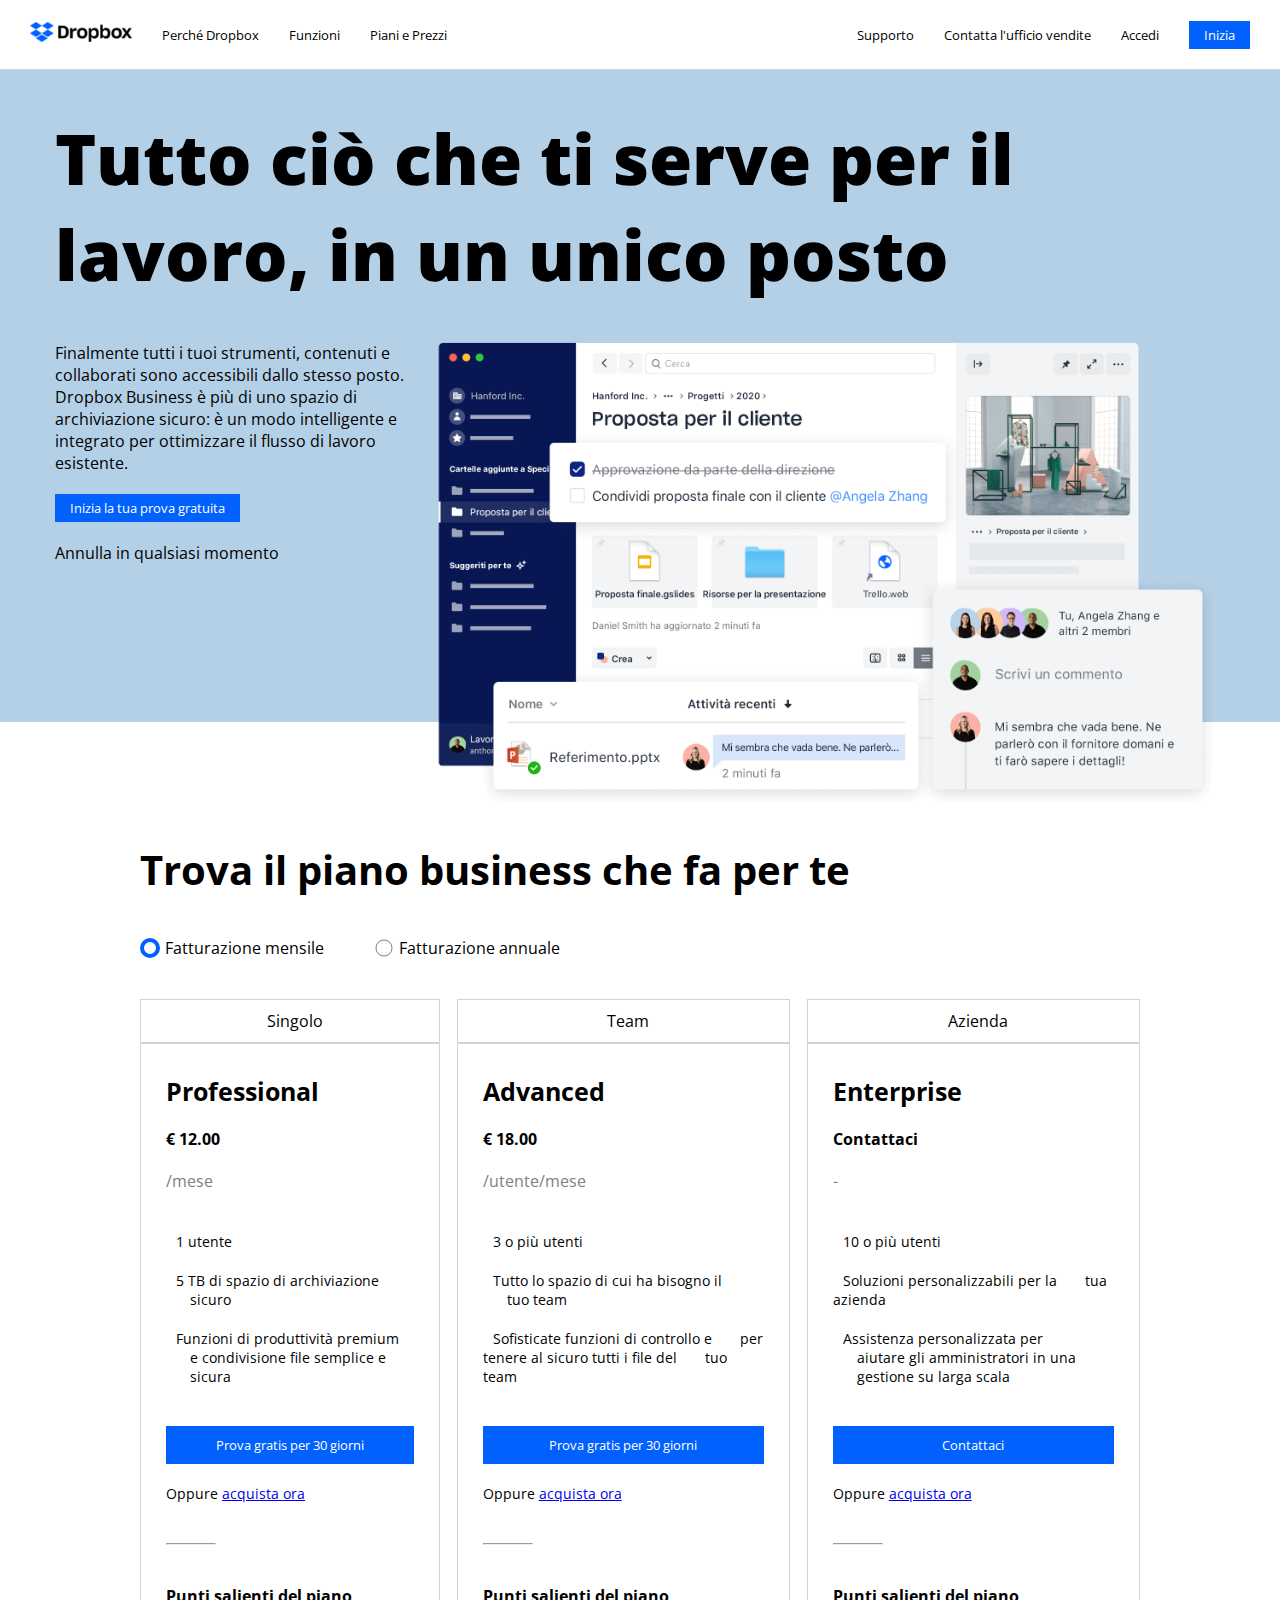
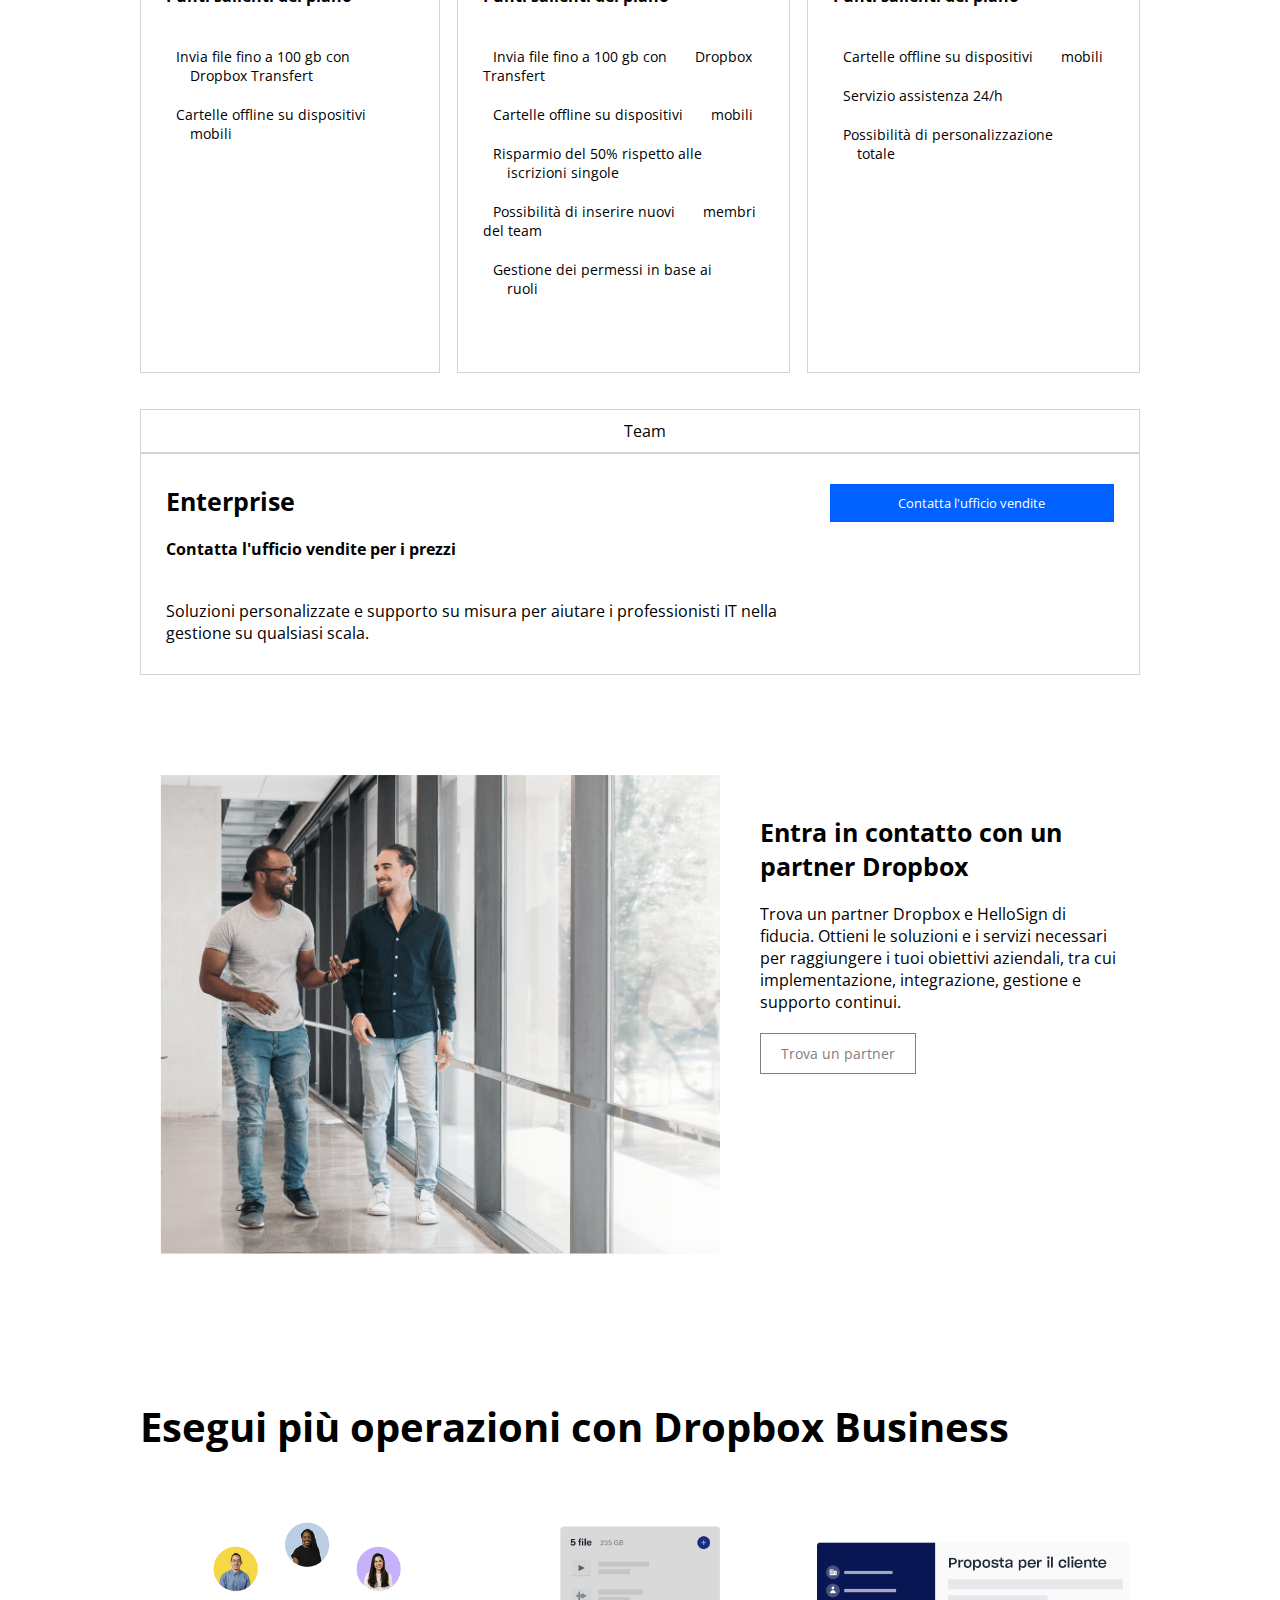
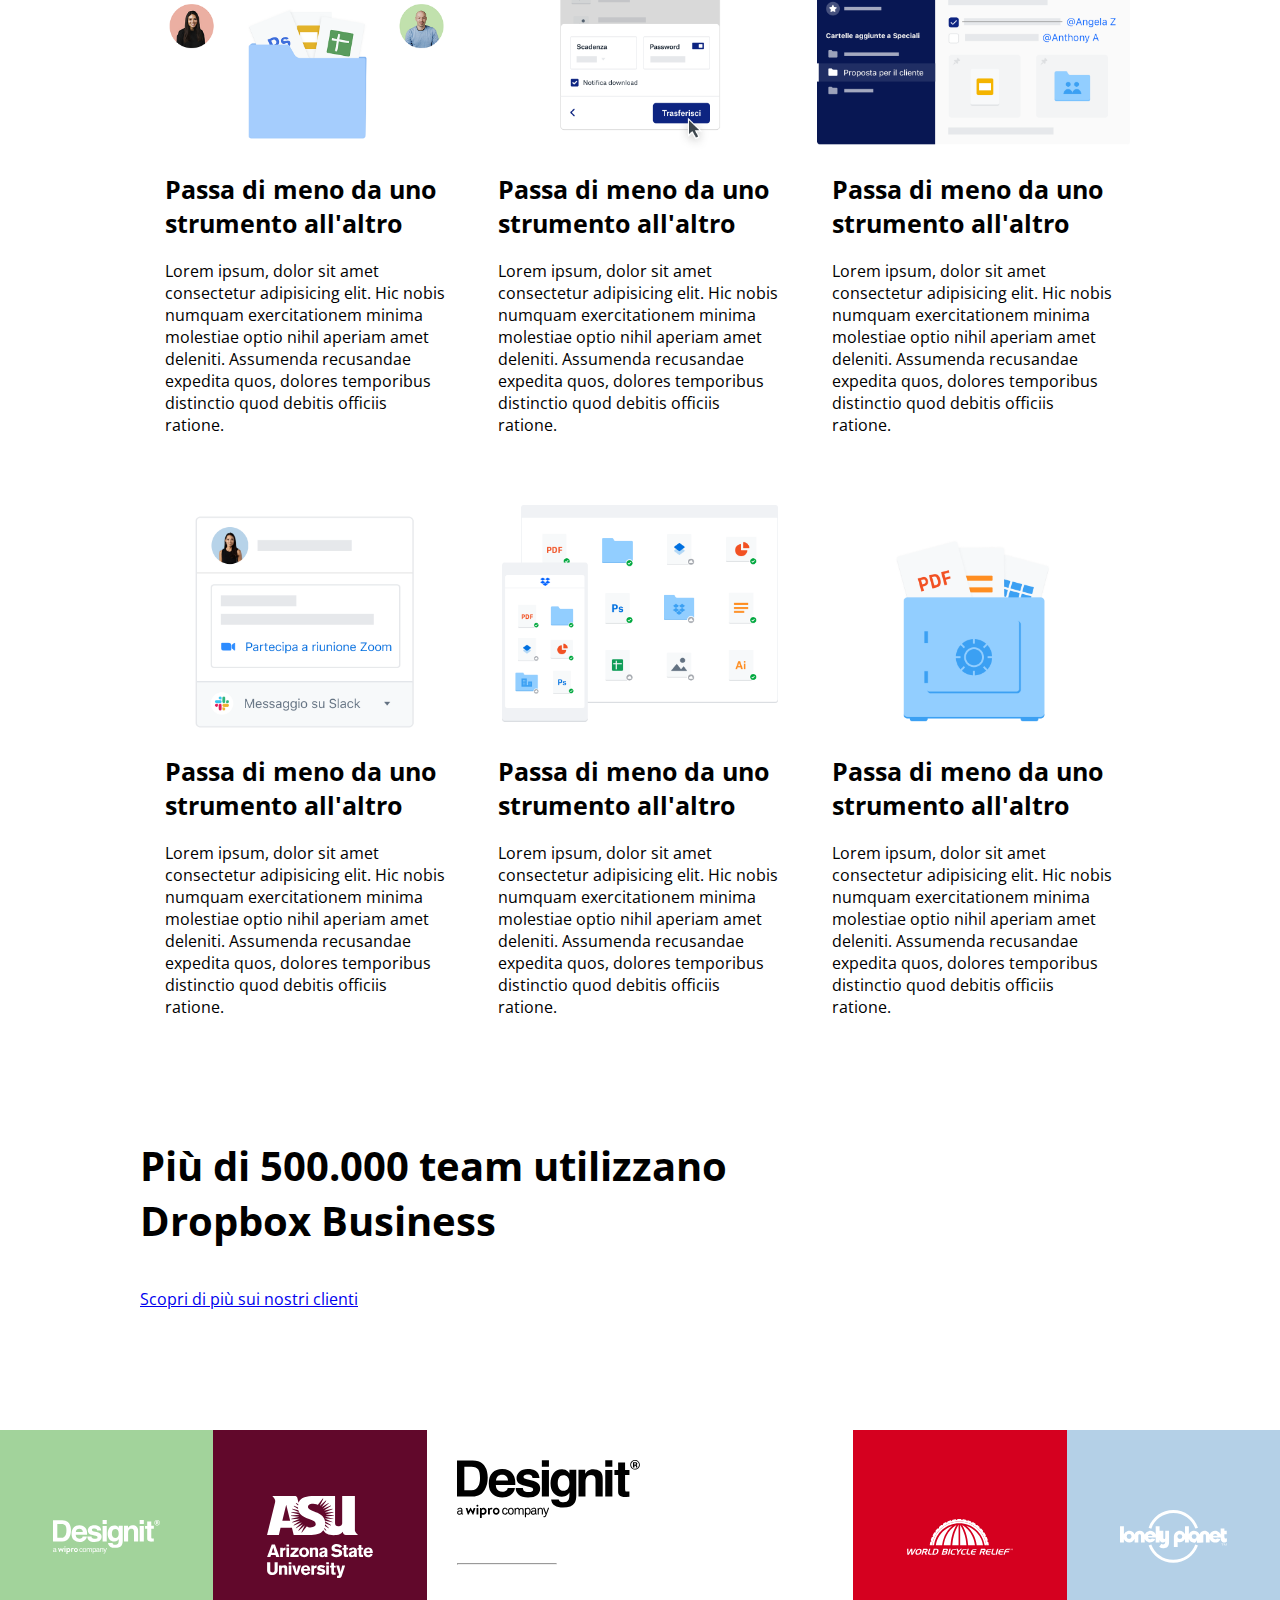
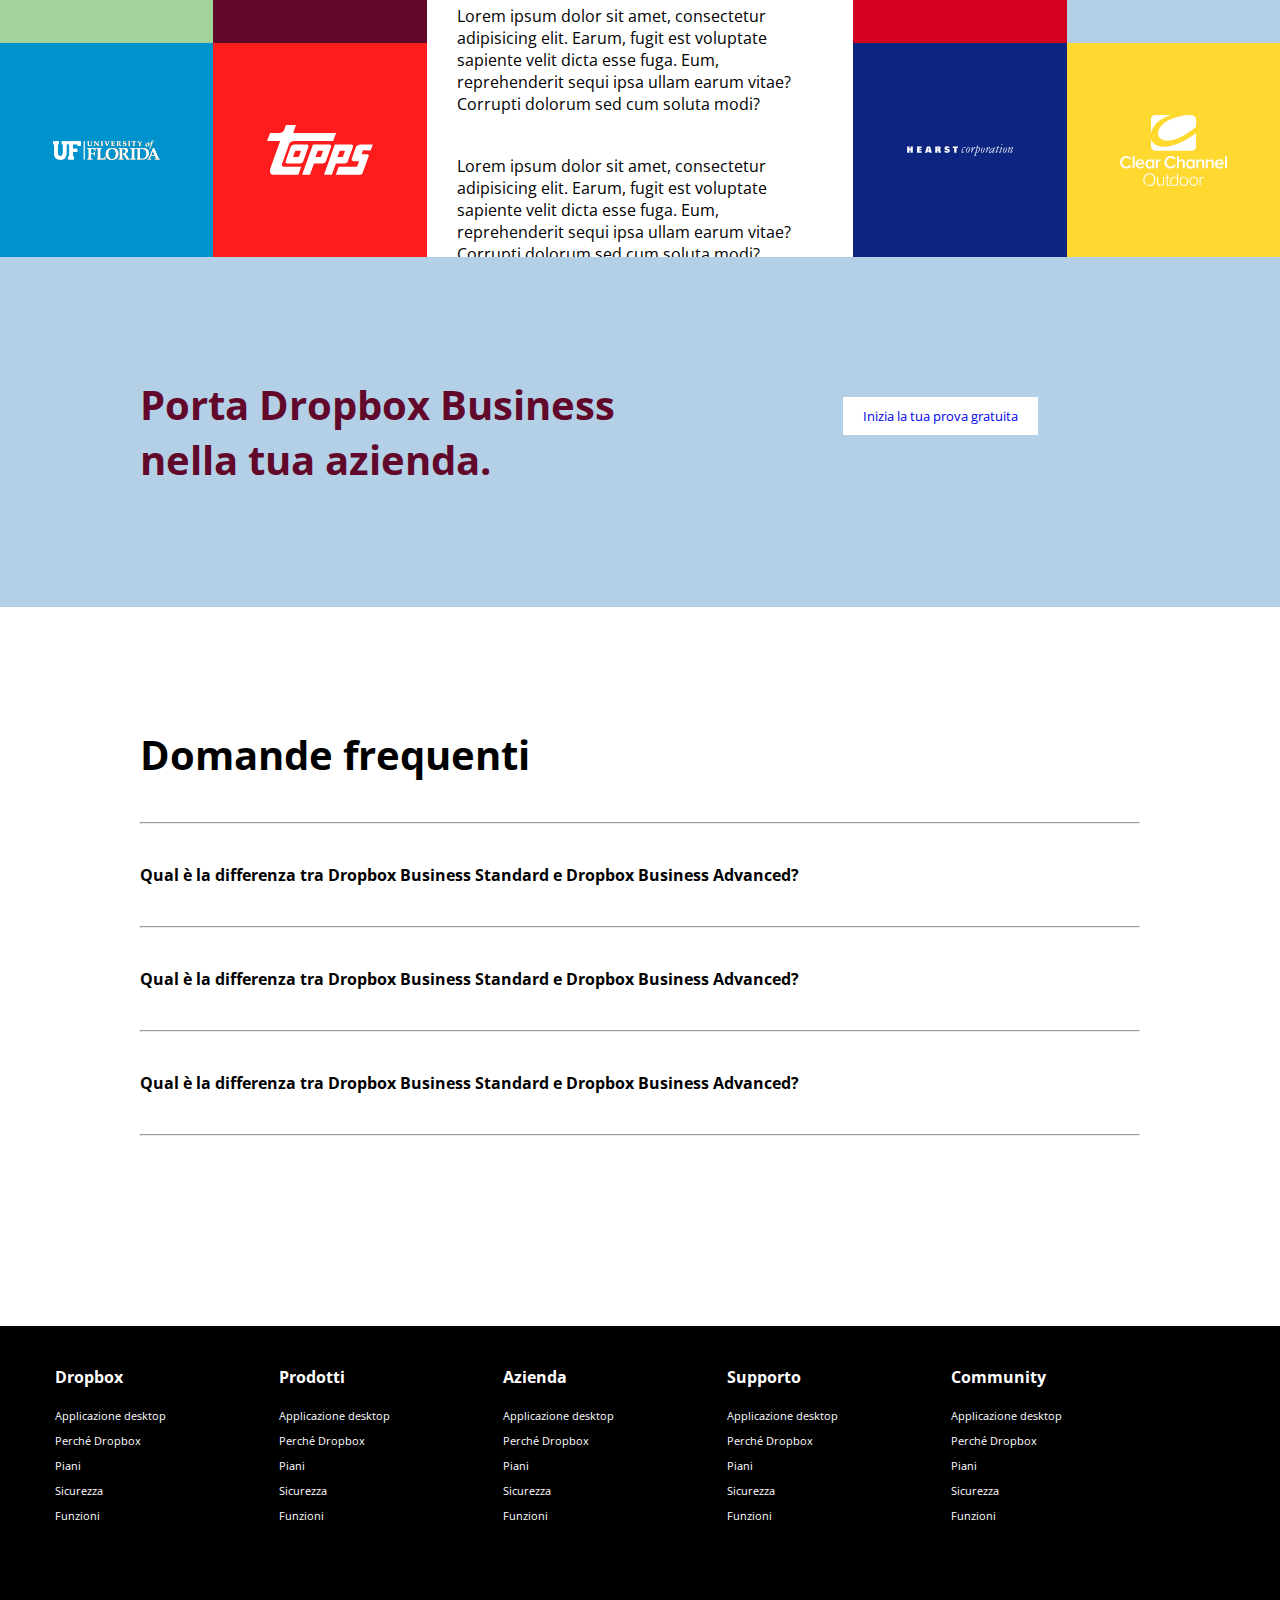
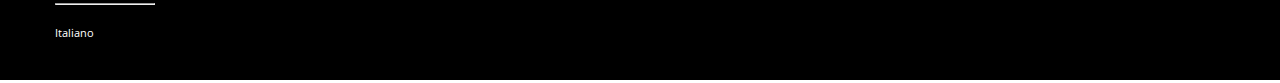
<file: index.html>
<!DOCTYPE html>
<html lang="en">
<head>
    <meta charset="UTF-8">
    <meta http-equiv="X-UA-Compatible" content="IE=edge">
    <meta name="viewport" content="width=device-width, initial-scale=1.0">
    <title>Dropbox</title>
    <link rel="stylesheet" href="css/style.css">
    <link rel="preconnect" href="https://fonts.googleapis.com">
<link rel="preconnect" href="https://fonts.gstatic.com" crossorigin>
<link href="https://fonts.googleapis.com/css2?family=Open+Sans:wght@300;400;500;600;700;800&display=swap" rel="stylesheet">
<link rel="stylesheet" href="https://cdnjs.cloudflare.com/ajax/libs/font-awesome/6.2.1/css/all.min.css" integrity="sha512-MV7K8+y+gLIBoVD59lQIYicR65iaqukzvf/nwasF0nqhPay5w/9lJmVM2hMDcnK1OnMGCdVK+iQrJ7lzPJQd1w==" crossorigin="anonymous" referrerpolicy="no-referrer" />
</head>
<body>

    <!-- Header -->
    <header class="flex">
        <nav class="menu_sx flex">
            <a href="#"><img class="logo_small" src="img/logo-small.png" alt="logo dropbox"></a>
            <ul class="menu flex">
                <li><a href="#">Perché Dropbox</a></li>
                <li><a href="#">Funzioni</a></li>
                <li><a href="#">Piani e Prezzi</a></li>
            </ul>
        </nav>

        <nav class="menu_dx flex">
            <ul class="menu flex">
                <li><a href="#">Supporto</a></li>
                <li><a href="#">Contatta l'ufficio vendite</a></li>
                <li><a href="#">Accedi</a></li>               
            </ul>
            <a class="btn white bg_blue" href="#">Inizia</a>
        </nav>
    </header>

    <main>

        <!-- Jumbotron -->
        <div class="jumbotron">
            <div class="jumbotron_container container_big">
                <h1>Tutto ciò che ti serve per il lavoro, in un unico posto</h1>
                <div class="container flex margintop40">
                    <div class="column cln_30">
                        <p>Finalmente tutti i tuoi strumenti, contenuti e collaborati sono accessibili dallo stesso posto. Dropbox Business è più di uno spazio di archiviazione sicuro: è un modo intelligente e integrato per ottimizzare il flusso di lavoro esistente.</p> 
                        <a class="btn white bg_blue" href="#">Inizia la tua prova gratuita</a>
                        <p>Annulla in qualsiasi momento</p>
                        <a href="#"><i class="fa-solid fa-arrow-down"></i></a> 
                    </div>
                    <div class="column cln_70">
                        <img class="jumbo_img" src="img/jumbo.png" alt="immagine interfaccia dropbox">
                    </div>
                </div>
            </div>
        </div>

        <!-- Sezione piani -->
        <section class="container_small">
            <h2>Trova il piano business che fa per te</h2>
            <div class="select flex">
                <span class="select_span flex">
                <svg width="20" height="20"><circle cx="10" cy="10" r="8"stroke="rgb(0, 97, 255)" stroke-width="4" fill="white" /></svg>
                Fatturazione mensile</span>
                <span class="select_span flex">
                <svg width="20" height="20"><circle cx="10" cy="10" r="8"stroke="grey" stroke-width="1" fill="white" /></svg>
                Fatturazione annuale</span>
            </div>
            <div class="container flex margintop40">
                <div class="column cln_30">
                    <div class="cln_title border_grey">
                        <i class="fa-solid fa-user"></i>Singolo
                    </div>
                    <div class="cln_content border_grey">
                        <h3>Professional</h3> 
                        <h4 class="block margintop20">€ 12.00</h4>
                        <span class="block grey margintop20">/mese</span>
                        <ul class="no-decor margintop40 font09">
                            <li class="margintop20"><i class="fa-solid fa-user"></i><span class="marginleft10">1 utente</span></li>
                            <li class="margintop20"><i class="fa-solid fa-folder"></i><span class="marginleft10">5 TB di spazio di archiviazione <span class="paddingleft25">sicuro</span></span></li>
                            <li class="margintop20"><i class="fa-solid fa-share-nodes"></i><span class="marginleft10">Funzioni di produttività premium <span class="paddingleft25">e condivisione file semplice e </span><span class="paddingleft25">sicura</span></span></li>
                        </ul>
                        <div><a class="btn_big w100 white bg_blue margintop40" href="#">Prova gratis per 30 giorni</a></div>
                        <span class="block margintop20 font09">Oppure <a href="#">acquista ora</a></span>
                        <hr class="hr_small margintop40">
                        <h4 class="margintop40">Punti salienti del piano</h4>
                        <ul class="no-decor margintop40 font09">
                            <li class="margintop20"><i class="fa-solid fa-check blue"></i><span class="marginleft10">Invia file fino a 100 gb con <span class="paddingleft25">Dropbox Transfert</span></span></li>
                            <li class="margintop20"><i class="fa-solid fa-check blue"></i><span class="marginleft10">Cartelle offline su dispositivi <span class="paddingleft25">mobili</span></span></li>
                        </ul>

                    </div>
                </div>

                <div class="column cln_3">
                    <div class="cln_title border_grey">
                        <i class="fa-solid fa-users"></i>Team
                    </div>
                    <div class="cln_content border_grey">
                        <h3>Advanced</h3> 
                        <h4 class="block margintop20">€ 18.00</h4>
                        <span class="block grey margintop20">/utente/mese</span>
                        <ul class="no-decor margintop40 font09">
                            <li class="margintop20"><i class="fa-solid fa-users"></i><span class="marginleft10">3 o più utenti</span></li>
                            <li class="margintop20"><i class="fa-solid fa-folder"></i><span class="marginleft10">Tutto lo spazio di cui ha bisogno il <span class="paddingleft25">tuo team</span></span></li>
                            <li class="margintop20"><i class="fa-solid fa-share-nodes"></i><span class="marginleft10">Sofisticate funzioni di controllo e <span class="paddingleft25">per tenere al sicuro tutti i file del </span><span class="paddingleft25">tuo team</span></span></li>
                        </ul>
                        <div><a class="btn_big w100 white bg_blue margintop40" href="#">Prova gratis per 30 giorni</a></div>
                        <span class="block margintop20 font09">Oppure <a href="#">acquista ora</a></span>
                        <hr class="hr_small margintop40">
                        <h4 class="margintop40">Punti salienti del piano</h4>
                        <ul class="no-decor margintop40 font09">
                            <li class="margintop20"><i class="fa-solid fa-check blue"></i><span class="marginleft10">Invia file fino a 100 gb con <span class="paddingleft25">Dropbox Transfert</span></span></li>
                            <li class="margintop20"><i class="fa-solid fa-check blue"></i><span class="marginleft10">Cartelle offline su dispositivi <span class="paddingleft25">mobili</span></span></li>
                            <li class="margintop20"><i class="fa-solid fa-check blue"></i><span class="marginleft10">Risparmio del 50% rispetto alle <span class="paddingleft25">iscrizioni singole</span></span></li>
                            <li class="margintop20"><i class="fa-solid fa-check blue"></i><span class="marginleft10">Possibilità di inserire nuovi <span class="paddingleft25">membri del team</span></span></li>
                            <li class="margintop20"><i class="fa-solid fa-check blue"></i><span class="marginleft10">Gestione dei permessi in base ai <span class="paddingleft25">ruoli</span></span></li>
                        </ul>

                    </div>
                </div>

                <div class="column cln_3">
                    <div class="cln_title border_grey">
                        <i class="fa-solid fa-building"></i>Azienda
                    </div>
                    <div class="cln_content border_grey">
                        <h3>Enterprise</h3> 
                        <h4 class="block margintop20">Contattaci</h4>
                        <span class="block grey margintop20">-</span>
                        <ul class="no-decor margintop40 font09">
                            <li class="margintop20"><i class="fa-solid fa-user"></i><span class="marginleft10">10 o più utenti</span></li>
                            <li class="margintop20"><i class="fa-solid fa-folder"></i><span class="marginleft10">Soluzioni personalizzabili per la <span class="paddingleft25">tua azienda</span></span></li>
                            <li class="margintop20"><i class="fa-solid fa-share-nodes"></i><span class="marginleft10">Assistenza personalizzata per <span class="paddingleft25">aiutare gli amministratori in una </span><span class="paddingleft25">gestione su larga scala</span></span></li>
                        </ul>
                        <div><a class="btn_big w100 white bg_blue margintop40" href="#">Contattaci</a></div>
                        <span class="block margintop20 font09">Oppure <a href="#">acquista ora</a></span>
                        <hr class="hr_small margintop40">
                        <h4 class="margintop40">Punti salienti del piano</h4>
                        <ul class="no-decor margintop40 font09">
                            <li class="margintop20"><i class="fa-solid fa-check blue"></i><span class="marginleft10">Cartelle offline su dispositivi <span class="paddingleft25">mobili</span></span></li>
                            <li class="margintop20"><i class="fa-solid fa-check blue"></i><span class="marginleft10">Servizio assistenza 24/h</span></li>
                            <li class="margintop20"><i class="fa-solid fa-check blue"></i><span class="marginleft10">Possibilità di personalizzazione <span class="paddingleft25">totale</span></span></li>
                        </ul>

                    </div>
                </div>
            </div>
            
            <!-- Enterprise -->
            <div class="column cln_singola margintop80">
                <div class="cln_title border_grey">
                    <i class="fa-solid fa-building"></i>Team
                </div>
                <div class="cln_content border_grey flex">
                    <div class="cln_70">
                        <h3>Enterprise</h3>
                        <h4 class="margintop20">Contatta l'ufficio vendite per i prezzi</h4>
                        <p class="margintop40">Soluzioni personalizzate e supporto su misura per aiutare i professionisti IT nella gestione su qualsiasi scala.</p>
                    </div>
                    <div class="cln_30">
                        <div><a class="btn_big w100 white bg_blue" href="#">Contatta l'ufficio vendite</a></div>
                    </div>
                </div>
            </div>

            <!-- Entra in contatto -->
            <div class="container flex margintop80">
                <div class="cln_60 padding20">
                    <img src="img/partner.png" alt="immagine colleghi">
                </div>
                <div class="cln_40 padding20">
                    <h3 class="margintop40">Entra in contatto con un partner Dropbox</h3>
                    <p class="margintop20">Trova un partner Dropbox e HelloSign di fiducia. Ottieni le soluzioni e i servizi necessari per raggiungere i tuoi obiettivi aziendali, tra cui implementazione, integrazione, gestione e supporto continui.</p> 
                    <a id="btn_grey" class="btn_big margintop20" href="#">Trova un partner</a>
                </div>
            </div>

        </section>

        <!-- Sezione operazioni Dropbox -->
        <section class="container_small">
            <h2>Esegui più operazioni con Dropbox Business</h2>
            <div class="container flex margintop40">
                <div class="column cln_3 marginbottom40">
                    <div class="cln_title">
                        <img src="img/business-feature-switching-tools.png" alt="immagine switching tools">
                    </div>
                    <div class="cln_content_padd0">
                        <h3>Passa di meno da uno strumento all'altro</h3>
                        <p class="margintop20">Lorem ipsum, dolor sit amet consectetur adipisicing elit. Hic nobis numquam exercitationem minima molestiae optio nihil aperiam amet deleniti. Assumenda recusandae expedita quos, dolores temporibus distinctio quod debitis officiis ratione.</p>
                    </div>
                </div>

                <div class="column cln_3 marginbottom40">
                    <div class="cln_title">
                        <img src="img/business-feature-send-files-it.png" alt="immagine switching tools">
                    </div>
                    <div class="cln_content_padd0">
                        <h3>Passa di meno da uno strumento all'altro</h3>
                        <p class="margintop20">Lorem ipsum, dolor sit amet consectetur adipisicing elit. Hic nobis numquam exercitationem minima molestiae optio nihil aperiam amet deleniti. Assumenda recusandae expedita quos, dolores temporibus distinctio quod debitis officiis ratione.</p>
                    </div>
                </div>

                <div class="column cln_3 marginbottom40">
                    <div class="cln_title">
                        <img src="img/business-feature-coordinate-it.png" alt="immagine switching tools">
                    </div>
                    <div class="cln_content_padd0">
                        <h3>Passa di meno da uno strumento all'altro</h3>
                        <p class="margintop20">Lorem ipsum, dolor sit amet consectetur adipisicing elit. Hic nobis numquam exercitationem minima molestiae optio nihil aperiam amet deleniti. Assumenda recusandae expedita quos, dolores temporibus distinctio quod debitis officiis ratione.</p>
                    </div>
                </div>
                <div class="column cln_3 marginbottom40">
                    <div class="cln_title">
                        <img src="img/business-feature-integrations-it.png" alt="immagine switching tools">
                    </div>
                    <div class="cln_content_padd0">
                        <h3>Passa di meno da uno strumento all'altro</h3>
                        <p class="margintop20">Lorem ipsum, dolor sit amet consectetur adipisicing elit. Hic nobis numquam exercitationem minima molestiae optio nihil aperiam amet deleniti. Assumenda recusandae expedita quos, dolores temporibus distinctio quod debitis officiis ratione.</p>
                    </div>
                </div>

                <div class="column cln_3 marginbottom40">
                    <div class="cln_title">
                        <img src="img/business-feature-multi-device.png" alt="immagine switching tools">
                    </div>
                    <div class="cln_content_padd0">
                        <h3>Passa di meno da uno strumento all'altro</h3>
                        <p class="margintop20">Lorem ipsum, dolor sit amet consectetur adipisicing elit. Hic nobis numquam exercitationem minima molestiae optio nihil aperiam amet deleniti. Assumenda recusandae expedita quos, dolores temporibus distinctio quod debitis officiis ratione.</p>
                    </div>
                </div>

                <div class="column cln_3 marginbottom40">
                    <div class="cln_title">
                        <img src="img/business-feature-security.png" alt="immagine switching tools">
                    </div>
                    <div class="cln_content_padd0">
                        <h3>Passa di meno da uno strumento all'altro</h3>
                        <p class="margintop20">Lorem ipsum, dolor sit amet consectetur adipisicing elit. Hic nobis numquam exercitationem minima molestiae optio nihil aperiam amet deleniti. Assumenda recusandae expedita quos, dolores temporibus distinctio quod debitis officiis ratione.</p>
                    </div>
                </div>
            </div>

            <div class="cln_60 margintop80">
                    <h2>Più di 500.000 team utilizzano Dropbox Business</h2>
                    <span class="block margintop40 black"><a href="#">Scopri di più sui nostri clienti</a></span>
            </div>
        </section>

        <!-- Sezione sponsor -->
        <section class="flex">
            <div class="sponsor_container flex">
                <div class="column_sponsor cln_3_sponsor flex">
                    <div class="sponsor flex center bg_1">
                        <img src="img/designit.svg" alt="logo designit">
                    </div>
                    <div class="sponsor flex center bg_2">
                        <img src="img/arizona_state_university.svg" alt="logo arizona_state_university">
                    </div>    
                    <div class="sponsor flex center bg_3">
                        <img src="img/university_of_florida.svg" alt="logo university_of_florida">
                    </div>
                    <div class="sponsor flex center bg_4">
                        <img src="img/topps.svg" alt="logo topps">
                    </div>
                </div>
    
                <div class="column_sponsor cln_3_sponsor_center">
                    <img src="img/designit.svg" alt="logo designit">
                    <hr class="hr_big margintop40">
                    <p class="margintop40">Lorem ipsum dolor sit amet, consectetur adipisicing elit. Earum, fugit est voluptate sapiente velit dicta esse fuga. Eum, reprehenderit sequi ipsa ullam earum vitae? Corrupti dolorum sed cum soluta modi?</p>
                    <p class="margintop40">Lorem ipsum dolor sit amet, consectetur adipisicing elit. Earum, fugit est voluptate sapiente velit dicta esse fuga. Eum, reprehenderit sequi ipsa ullam earum vitae? Corrupti dolorum sed cum soluta modi?</p>
                    <p class="margintop40">Lorem ipsum dolor sit amet, consectetur adipisicing elit. Earum, fugit est voluptate sapiente velit dicta esse fuga. Eum, reprehenderit sequi ipsa ullam earum vitae? Corrupti dolorum sed cum soluta modi?</p>
                    <p class="margintop40">Lorem ipsum dolor sit amet, consectetur adipisicing elit. Earum, fugit est voluptate sapiente velit dicta esse fuga. Eum, reprehenderit sequi ipsa ullam earum vitae? Corrupti dolorum sed cum soluta modi?</p>
                    <p class="margintop40">Lorem ipsum dolor sit amet, consectetur adipisicing elit. Earum, fugit est voluptate sapiente velit dicta esse fuga. Eum, reprehenderit sequi ipsa ullam earum vitae? Corrupti dolorum sed cum soluta modi?</p>
                    <p class="margintop40">Lorem ipsum dolor sit amet, consectetur adipisicing elit. Earum, fugit est voluptate sapiente velit dicta esse fuga. Eum, reprehenderit sequi ipsa ullam earum vitae? Corrupti dolorum sed cum soluta modi?</p>
                    <span class="block margintop40">Morten Thomsen, Global IT Lead</span>
                </div>
    
                <div class="column_sponsor cln_3_sponsor flex">
                    <div class="sponsor flex center bg_5">
                        <img src="img/world_bicycle_relief.svg" alt="logo world_bicycle_relief">
                    </div>
                    <div class="sponsor flex center bg_6">
                        <img src="img/lonely_planet.svg" alt="logo lonely_planet">
                    </div>
                    <div class="sponsor flex center bg_7">
                        <img src="img/hearst_corp.svg" alt="logo hearst_corp">
                    </div>
                    <div class="sponsor flex center bg_8">
                        <img src="img/clear_channel.svg" alt="logo clear_channel">
                    </div>
                </div>
            </div>
        </section>

        <!-- Prova gratuita -->
        <section class="bg_6 flex">
            <div class="container_small flex">
                <div class="cln_50">
                    <h2 class="prugna">Porta Dropbox Business nella tua azienda.</h2>               
                </div>
                <div class="cln_40 text_center">
                    <a class="btn_big bg_white margintop20" href="#">Inizia la tua prova gratuita</a>
                </div>
            </div>
        </section>

        <!-- Sezione FAQ -->
        <section class="container_small faq">
            <h2>Domande frequenti</h2>
            <hr class="margintop40">
            <p class="margintop40 bold">Qual è la differenza tra Dropbox Business Standard e Dropbox Business Advanced?<i class="fa-solid fa-chevron-down"></i></p> 
            <hr class="margintop40">
            <p class="margintop40 bold">Qual è la differenza tra Dropbox Business Standard e Dropbox Business Advanced?<i class="fa-solid fa-chevron-down"></i></p> 
            <hr class="margintop40">
            <p class="margintop40 bold">Qual è la differenza tra Dropbox Business Standard e Dropbox Business Advanced?<i class="fa-solid fa-chevron-down"></i></p> 
            <hr class="margintop40">
        </section>       
    </main>

     <!-- Footer -->
     <footer>
        <div class="container_big_footer flex">
            <div class="list_container">
                <ul class="footer_list">
                    <li class="bold"><a href="#">Dropbox</a></li>
                    <li class="margintop20 font07"><a href="#">Applicazione desktop</a></li>
                    <li class="margintop10 font07"><a href="#">Perché Dropbox</a></li>
                    <li class="margintop10 font07"><a href="#">Piani</a></li>
                    <li class="margintop10 font07"><a href="#">Sicurezza</a></li>
                    <li class="margintop10 font07"><a href="#">Funzioni</a></li>
                </ul>
            </div>
            <div class="list_container">
                <ul class="footer_list">
                    <li class="bold"><a href="#">Prodotti</a></li>
                    <li class="margintop20 font07"><a href="#">Applicazione desktop</a></li>
                    <li class="margintop10 font07"><a href="#">Perché Dropbox</a></li>
                    <li class="margintop10 font07"><a href="#">Piani</a></li>
                    <li class="margintop10 font07"><a href="#">Sicurezza</a></li>
                    <li class="margintop10 font07"><a href="#">Funzioni</a></li>
                </ul>
            </div>
            <div class="list_container">
                <ul class="footer_list">
                    <li class="bold"><a href="#">Azienda</a></li>
                    <li class="margintop20 font07"><a href="#">Applicazione desktop</a></li>
                    <li class="margintop10 font07"><a href="#">Perché Dropbox</a></li>
                    <li class="margintop10 font07"><a href="#">Piani</a></li>
                    <li class="margintop10 font07"><a href="#">Sicurezza</a></li>
                    <li class="margintop10 font07"><a href="#">Funzioni</a></li>
                </ul>
            </div>
            <div class="list_container">
                <ul class="footer_list">
                    <li class="bold"><a href="#">Supporto</a></li>
                    <li class="margintop20 font07"><a href="#">Applicazione desktop</a></li>
                    <li class="margintop10 font07"><a href="#">Perché Dropbox</a></li>
                    <li class="margintop10 font07"><a href="#">Piani</a></li>
                    <li class="margintop10 font07"><a href="#">Sicurezza</a></li>
                    <li class="margintop10 font07"><a href="#">Funzioni</a></li>
                </ul>
            </div>
            <div class="list_container">
                <ul class="footer_list">
                    <li class="bold"><a href="#">Community</a></li>
                    <li class="margintop20 font07"><a href="#">Applicazione desktop</a></li>
                    <li class="margintop10 font07"><a href="#">Perché Dropbox</a></li>
                    <li class="margintop10 font07"><a href="#">Piani</a></li>
                    <li class="margintop10 font07"><a href="#">Sicurezza</a></li>
                    <li class="margintop10 font07"><a href="#">Funzioni</a></li>
                </ul>
            </div>
        </div>

        <!-- Footer bottom -->
        <div class="container_big">
            <hr class="hr_big margintop80">
            <div class="margintop20 font07"><i class="fa-solid fa-earth-americas"></i> Italiano <i class="fa-solid fa-caret-up"></i></div>
        </div>    

    </footer>

    
</body>
</html>
</file>
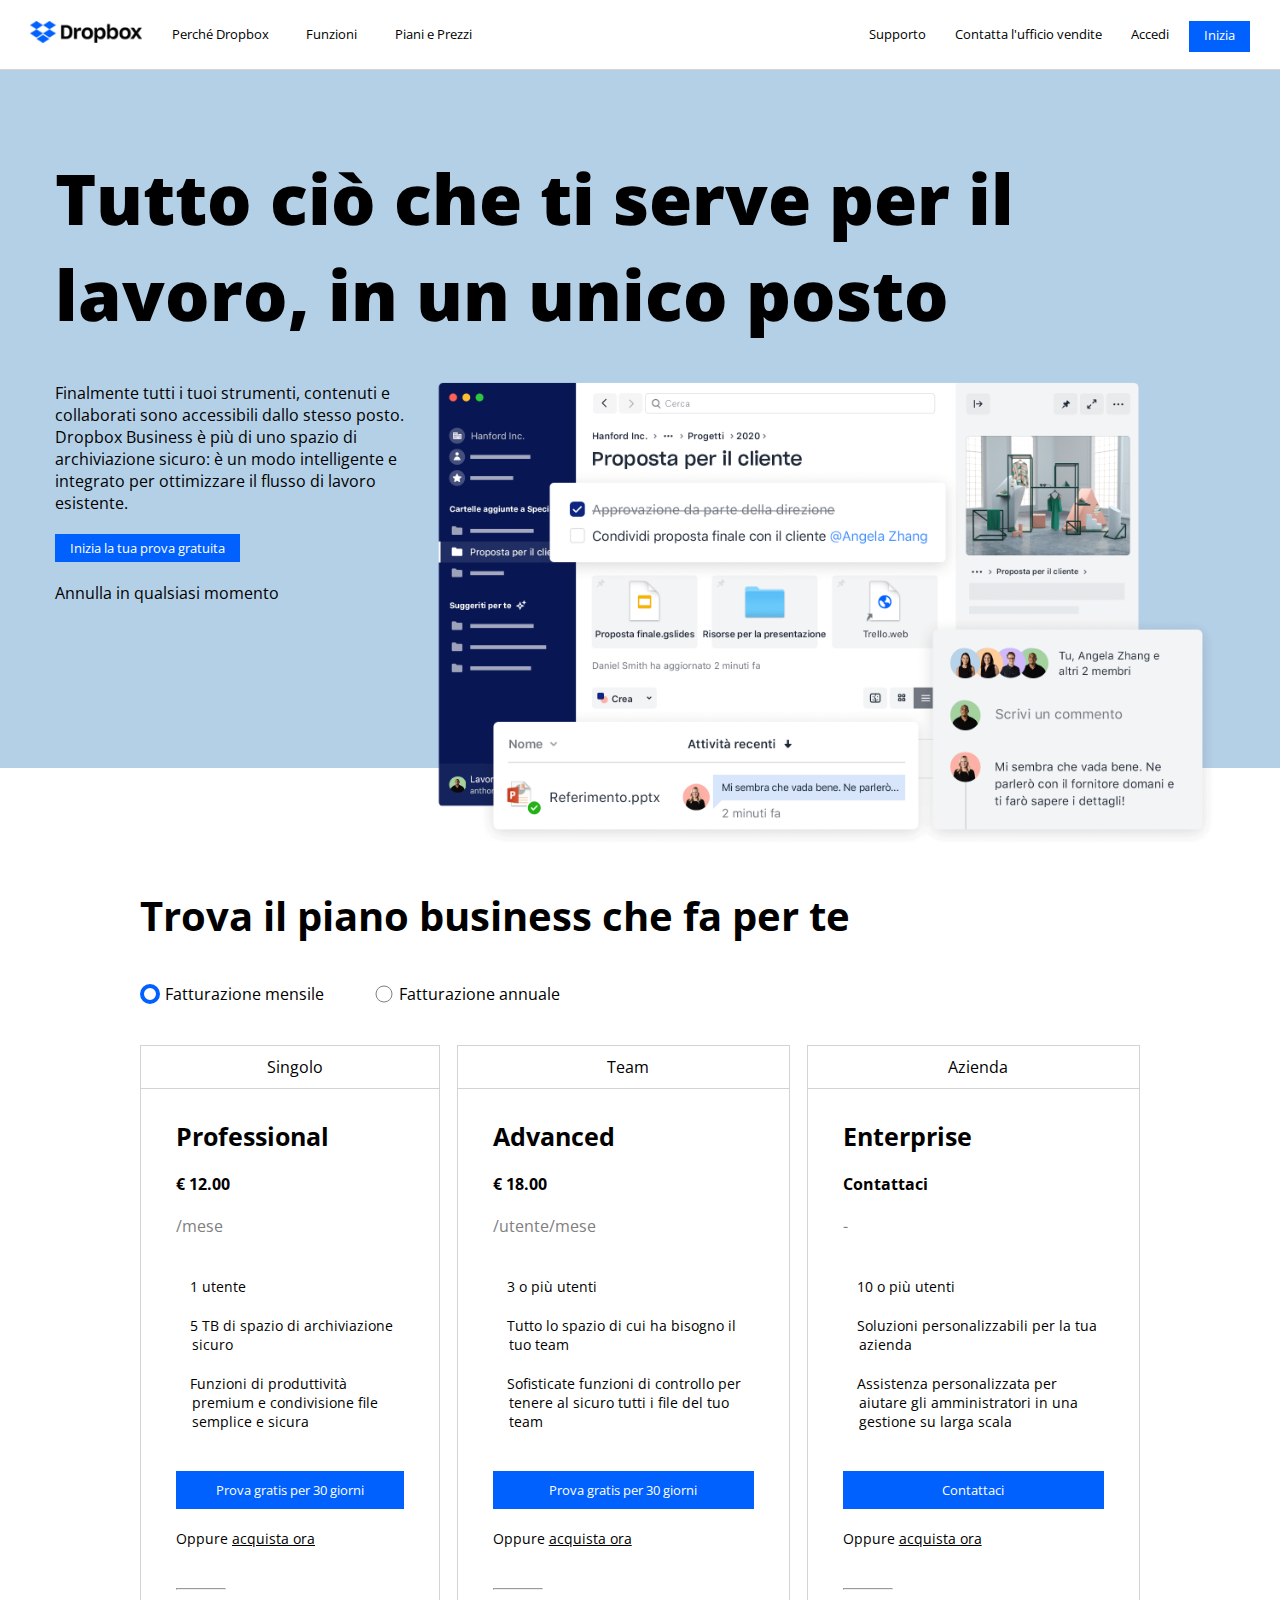
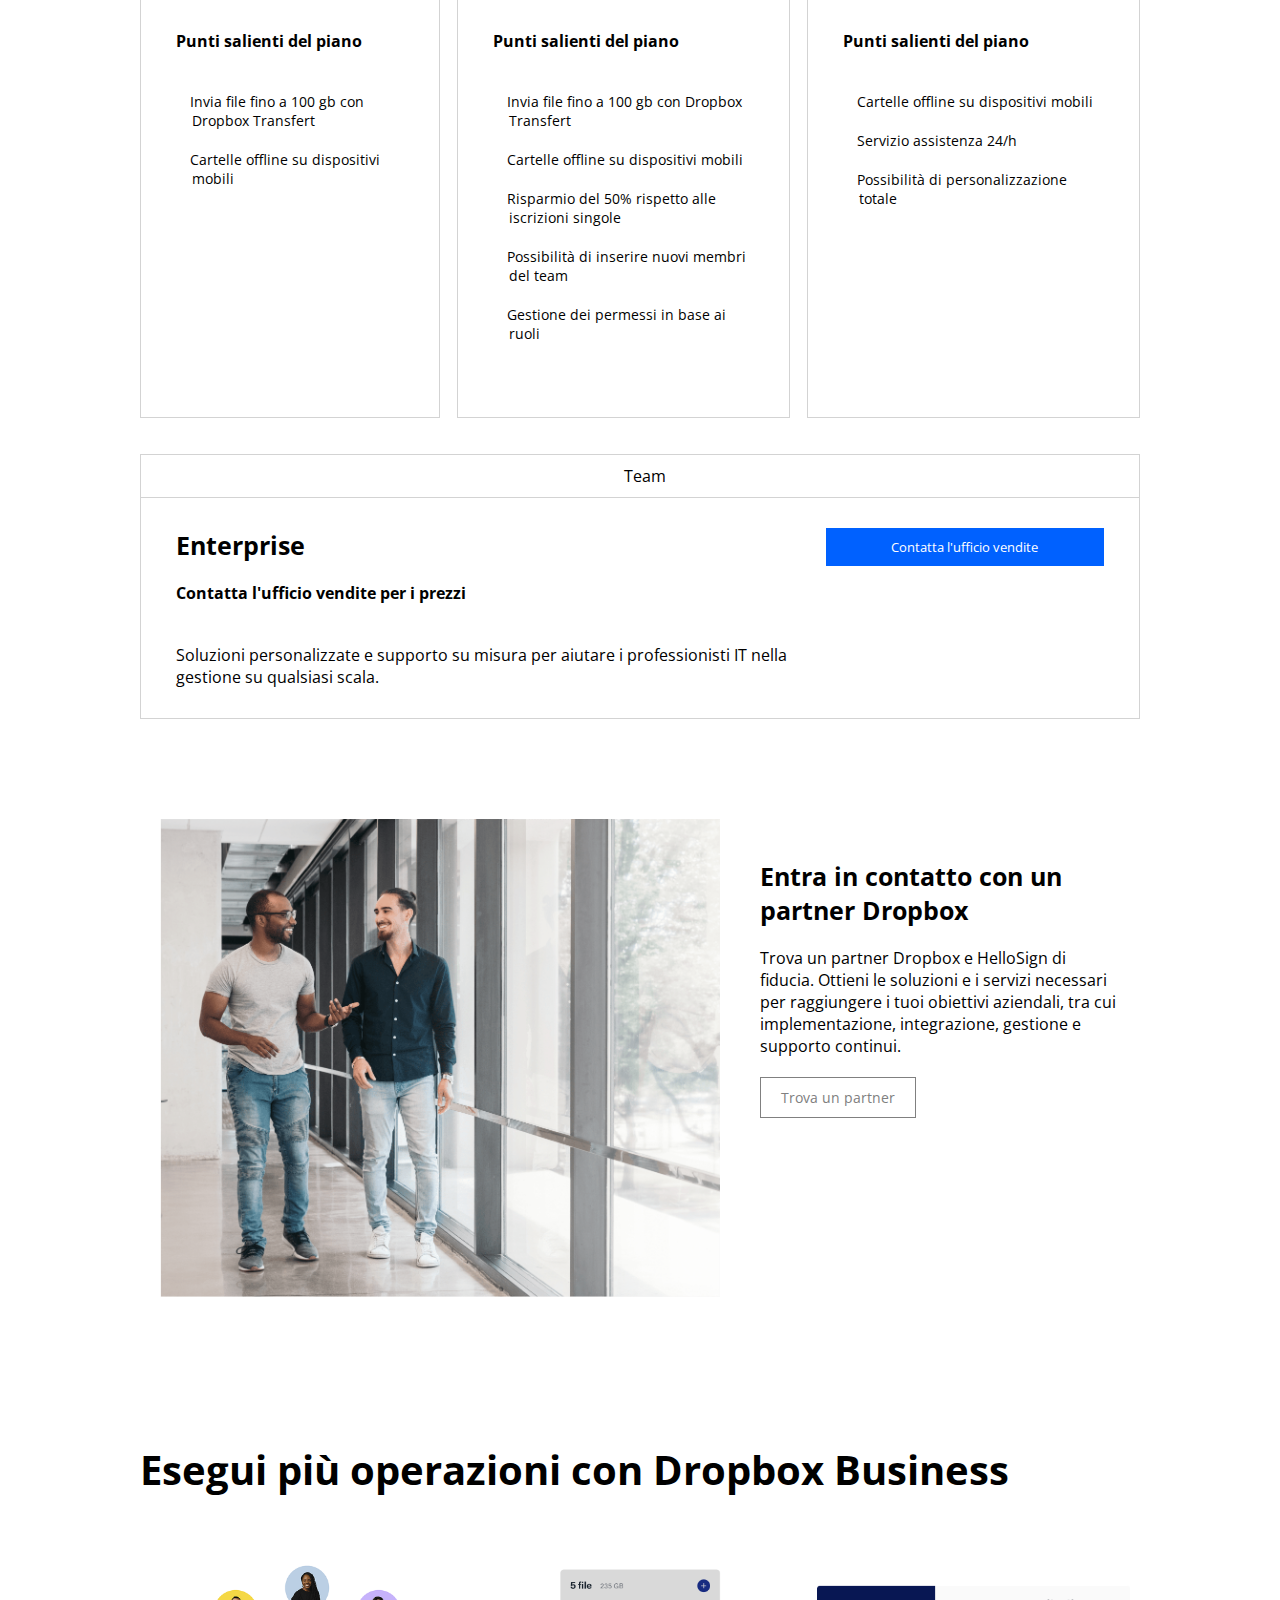
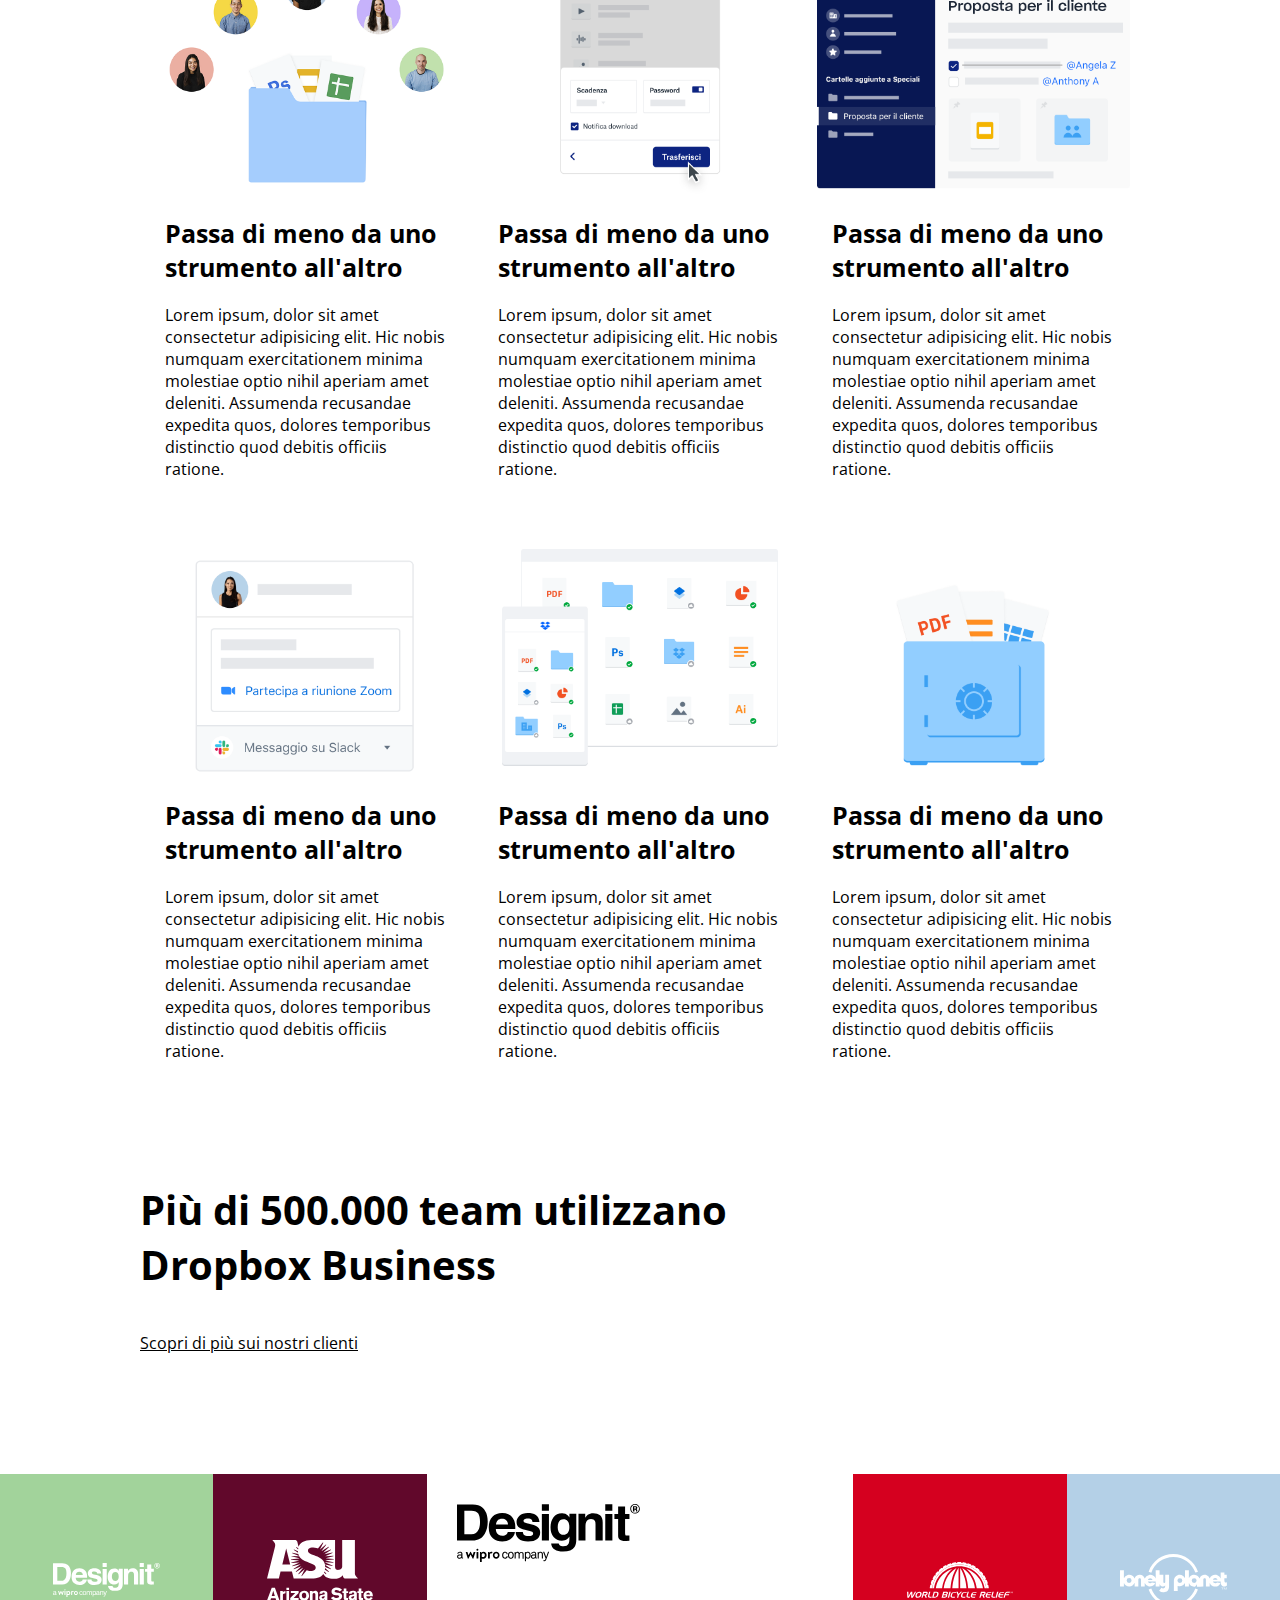
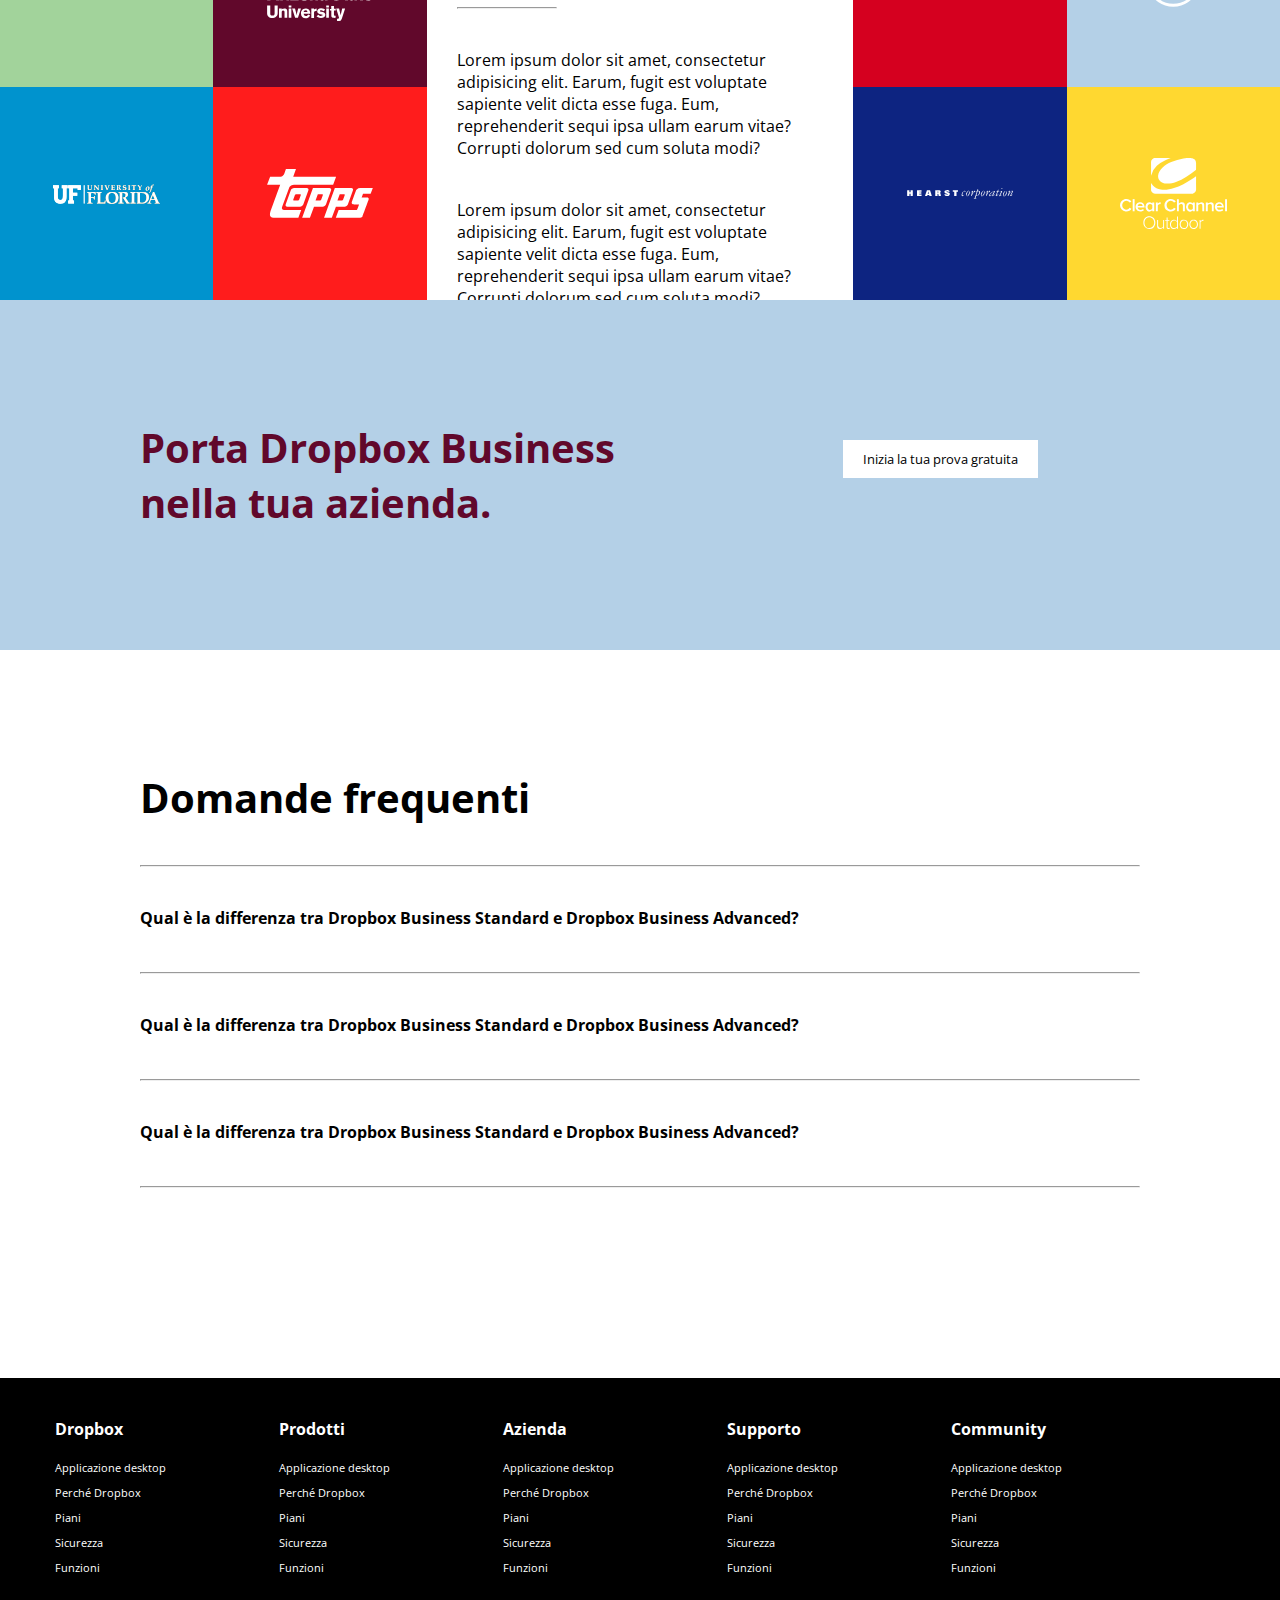
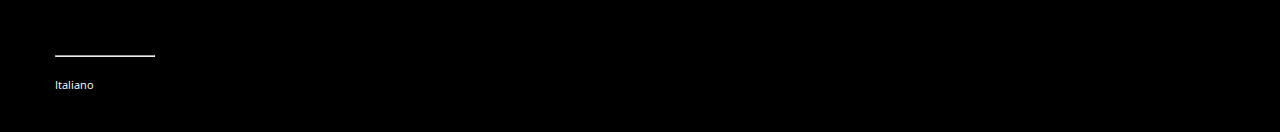
<file: bonus/index.html>
<!DOCTYPE html>
<html lang="en">
<head>
    <meta charset="UTF-8">
    <meta http-equiv="X-UA-Compatible" content="IE=edge">
    <meta name="viewport" content="width=device-width, initial-scale=1.0">
    <title>Dropbox</title>
    <link rel="stylesheet" href="css/style.css">
    <link rel="preconnect" href="https://fonts.googleapis.com">
    <link rel="preconnect" href="https://fonts.gstatic.com" crossorigin>
    <link href="https://fonts.googleapis.com/css2?family=Open+Sans:wght@300;400;500;600;700;800&display=swap" rel="stylesheet">
    <link rel="stylesheet" href="https://cdnjs.cloudflare.com/ajax/libs/font-awesome/6.2.1/css/all.min.css" integrity="sha512-MV7K8+y+gLIBoVD59lQIYicR65iaqukzvf/nwasF0nqhPay5w/9lJmVM2hMDcnK1OnMGCdVK+iQrJ7lzPJQd1w==" crossorigin="anonymous" referrerpolicy="no-referrer" />
    <link rel="icon" type="image/x-icon" href="img/dropbox-1.svg">
</head>
<body>

    <!-- Header -->
    <header class="flex">
        <nav class="menu_sx flex">
            <a href="#"><img class="logo_small" src="img/logo-small.png" alt="logo dropbox"></a>
            <ul class="menu flex">
                <li id="navlink1"><a href="#">Perché Dropbox</a></li>
                <li><a href="#">Funzioni</a></li>
                <li><a href="#">Piani e Prezzi</a></li>
            </ul>
        </nav>

        <nav class="menu_dx flex">
            <ul class="menu flex">
                <li><a href="#">Supporto</a></li>
                <li><a href="#">Contatta l'ufficio vendite</a></li>
                <li><a href="#">Accedi</a></li>               
            </ul>
            <a class="btn white bg_blue marginleft20 layover" href="#">Inizia</a>
        </nav>
    </header>

    <main>

        <!-- Jumbotron -->
        <div class="jumbotron">
            <div class="jumbotron_container container_big">
                <h1>Tutto ciò che ti serve per il lavoro, in un unico posto</h1>
                <div class="container flex margintop40">
                    <div class="column cln_30">
                        <p>Finalmente tutti i tuoi strumenti, contenuti e collaborati sono accessibili dallo stesso posto. Dropbox Business è più di uno spazio di archiviazione sicuro: è un modo intelligente e integrato per ottimizzare il flusso di lavoro esistente.</p> 
                        <a class="btn white bg_blue" href="#">Inizia la tua prova gratuita</a>
                        <p>Annulla in qualsiasi momento</p>
                        <a href="#plans"><i class="fa-solid fa-arrow-down"></i></a> 
                    </div>
                    <div class="column cln_70">
                        <img class="jumbo_img" src="img/jumbo.png" alt="immagine interfaccia dropbox">
                    </div>
                </div>
            </div>
        </div>

        <!-- Sezione piani -->
        <section class="container_small">
            <h2>Trova il piano business che fa per te</h2>
            <div class="select flex">
                <span class="select_span flex">
                <svg width="20" height="20"><circle cx="10" cy="10" r="8"stroke="rgb(0, 97, 255)" stroke-width="4" fill="white" /></svg>
                Fatturazione mensile</span>
                <span class="select_span flex">
                <svg width="20" height="20"><circle cx="10" cy="10" r="8"stroke="grey" stroke-width="1" fill="white" /></svg>
                Fatturazione annuale</span>
            </div>
            <div id="plans" class="container flex margintop40">
                <div class="column cln_30">
                    <div class="cln_title border_grey">
                        <i class="fa-solid fa-user"></i>Singolo
                    </div>
                    <div class="cln_content border_grey_notop">
                        <h3>Professional</h3> 
                        <h4 class="block margintop20">€ 12.00</h4>
                        <span class="block grey margintop20">/mese</span>
                        <ul class="no-decor margintop40 font09 text-indent">
                            <li class="margintop20"><i class="fa-solid fa-user"></i><span class="marginleft10">1 utente</span></li>
                            <li class="margintop20"><i class="fa-solid fa-folder"></i><span class="marginleft10">5 TB di spazio di archiviazione sicuro</span></li>
                            <li class="margintop20"><i class="fa-solid fa-share-nodes"></i><span class="marginleft10">Funzioni di produttività premium e condivisione file semplice e sicura</span></li>
                        </ul>
                        <div><a class="btn_big w100 white bg_blue margintop40" href="#">Prova gratis per 30 giorni</a></div>
                        <span class="block margintop20 font09">Oppure <a href="#">acquista ora</a></span>
                        <hr class="hr_small margintop40">
                        <h4 class="margintop40">Punti salienti del piano</h4>
                        <ul class="no-decor margintop40 font09 text-indent">
                            <li class="margintop20"><i class="fa-solid fa-check blue"></i><span class="marginleft10">Invia file fino a 100 gb con Dropbox Transfert</span></li>
                            <li class="margintop20"><i class="fa-solid fa-check blue"></i><span class="marginleft10">Cartelle offline su dispositivi mobili</span></li>
                        </ul>

                    </div>
                </div>

                <div class="column cln_3">
                    <div class="cln_title border_grey">
                        <i class="fa-solid fa-users"></i>Team
                    </div>
                    <div class="cln_content border_grey_notop">
                        <h3>Advanced</h3> 
                        <h4 class="block margintop20">€ 18.00</h4>
                        <span class="block grey margintop20">/utente/mese</span>
                        <ul class="no-decor margintop40 font09 text-indent">
                            <li class="margintop20"><i class="fa-solid fa-users"></i><span class="marginleft10">3 o più utenti</span></li>
                            <li class="margintop20"><i class="fa-solid fa-folder"></i><span class="marginleft10">Tutto lo spazio di cui ha bisogno il tuo team</span></li>
                            <li class="margintop20"><i class="fa-solid fa-share-nodes"></i><span class="marginleft10">Sofisticate funzioni di controllo per tenere al sicuro tutti i file del tuo team</span></li>
                        </ul>
                        <div><a class="btn_big w100 white bg_blue margintop40" href="#">Prova gratis per 30 giorni</a></div>
                        <span class="block margintop20 font09">Oppure <a href="#">acquista ora</a></span>
                        <hr class="hr_small margintop40">
                        <h4 class="margintop40">Punti salienti del piano</h4>
                        <ul class="no-decor margintop40 font09 text-indent">
                            <li class="margintop20"><i class="fa-solid fa-check blue"></i><span class="marginleft10">Invia file fino a 100 gb con Dropbox Transfert</span></li>
                            <li class="margintop20"><i class="fa-solid fa-check blue"></i><span class="marginleft10">Cartelle offline su dispositivi mobili</span></li>
                            <li class="margintop20"><i class="fa-solid fa-check blue"></i><span class="marginleft10">Risparmio del 50% rispetto alle iscrizioni singole</span></li>
                            <li class="margintop20"><i class="fa-solid fa-check blue"></i><span class="marginleft10">Possibilità di inserire nuovi membri del team</span></li>
                            <li class="margintop20"><i class="fa-solid fa-check blue"></i><span class="marginleft10">Gestione dei permessi in base ai ruoli</span></li>
                        </ul>

                    </div>
                </div>

                <div class="column cln_3">
                    <div class="cln_title border_grey">
                        <i class="fa-solid fa-building"></i>Azienda
                    </div>
                    <div class="cln_content border_grey_notop">
                        <h3>Enterprise</h3> 
                        <h4 class="block margintop20">Contattaci</h4>
                        <span class="block grey margintop20">-</span>
                        <ul class="no-decor margintop40 font09 text-indent">
                            <li class="margintop20"><i class="fa-solid fa-user"></i><span class="marginleft10">10 o più utenti</span></li>
                            <li class="margintop20"><i class="fa-solid fa-folder"></i><span class="marginleft10">Soluzioni personalizzabili per la tua azienda</span></li>
                            <li class="margintop20"><i class="fa-solid fa-share-nodes"></i><span class="marginleft10">Assistenza personalizzata per aiutare gli amministratori in una gestione su larga scala</span></li>
                        </ul>
                        <div><a class="btn_big w100 white bg_blue margintop40" href="#">Contattaci</a></div>
                        <span class="block margintop20 font09">Oppure <a href="#">acquista ora</a></span>
                        <hr class="hr_small margintop40">
                        <h4 class="margintop40">Punti salienti del piano</h4>
                        <ul class="no-decor margintop40 font09 text-indent">
                            <li class="margintop20"><i class="fa-solid fa-check blue"></i><span class="marginleft10">Cartelle offline su dispositivi mobili</span></li>
                            <li class="margintop20"><i class="fa-solid fa-check blue"></i><span class="marginleft10">Servizio assistenza 24/h</span></li>
                            <li class="margintop20"><i class="fa-solid fa-check blue"></i><span class="marginleft10">Possibilità di personalizzazione totale</span></li>
                        </ul>

                    </div>
                </div>
            </div>
            
            <!-- Enterprise -->
            <div class="column cln_singola margintop80">
                <div class="cln_title border_grey">
                    <i class="fa-solid fa-building"></i>Team
                </div>
                <div class="cln_content border_grey_notop flex">
                    <div class="cln_70">
                        <h3>Enterprise</h3>
                        <h4 class="margintop20">Contatta l'ufficio vendite per i prezzi</h4>
                        <p class="margintop40">Soluzioni personalizzate e supporto su misura per aiutare i professionisti IT nella gestione su qualsiasi scala.</p>
                    </div>
                    <div class="cln_30">
                        <div><a class="btn_big w100 white bg_blue" href="#">Contatta l'ufficio vendite</a></div>
                    </div>
                </div>
            </div>

            <!-- Entra in contatto -->
            <div class="container flex margintop80">
                <div class="cln_60 padding20">
                    <img src="img/partner.png" alt="immagine colleghi">
                </div>
                <div class="cln_40 padding20">
                    <h3 class="margintop40">Entra in contatto con un partner Dropbox</h3>
                    <p class="margintop20">Trova un partner Dropbox e HelloSign di fiducia. Ottieni le soluzioni e i servizi necessari per raggiungere i tuoi obiettivi aziendali, tra cui implementazione, integrazione, gestione e supporto continui.</p> 
                    <a id="btn_grey" class="btn_big margintop20" href="#">Trova un partner</a>
                </div>
            </div>

        </section>

        <!-- Sezione operazioni Dropbox -->
        <section class="container_small">
            <h2>Esegui più operazioni con Dropbox Business</h2>
            <div class="container flex margintop40">
                <div class="column cln_3 marginbottom40">
                    <div class="cln_title">
                        <img src="img/business-feature-switching-tools.png" alt="immagine switching tools">
                    </div>
                    <div class="cln_content_padd0">
                        <h3>Passa di meno da uno strumento all'altro</h3>
                        <p class="margintop20">Lorem ipsum, dolor sit amet consectetur adipisicing elit. Hic nobis numquam exercitationem minima molestiae optio nihil aperiam amet deleniti. Assumenda recusandae expedita quos, dolores temporibus distinctio quod debitis officiis ratione.</p>
                    </div>
                </div>

                <div class="column cln_3 marginbottom40">
                    <div class="cln_title">
                        <img src="img/business-feature-send-files-it.png" alt="immagine switching tools">
                    </div>
                    <div class="cln_content_padd0">
                        <h3>Passa di meno da uno strumento all'altro</h3>
                        <p class="margintop20">Lorem ipsum, dolor sit amet consectetur adipisicing elit. Hic nobis numquam exercitationem minima molestiae optio nihil aperiam amet deleniti. Assumenda recusandae expedita quos, dolores temporibus distinctio quod debitis officiis ratione.</p>
                    </div>
                </div>

                <div class="column cln_3 marginbottom40">
                    <div class="cln_title">
                        <img src="img/business-feature-coordinate-it.png" alt="immagine switching tools">
                    </div>
                    <div class="cln_content_padd0">
                        <h3>Passa di meno da uno strumento all'altro</h3>
                        <p class="margintop20">Lorem ipsum, dolor sit amet consectetur adipisicing elit. Hic nobis numquam exercitationem minima molestiae optio nihil aperiam amet deleniti. Assumenda recusandae expedita quos, dolores temporibus distinctio quod debitis officiis ratione.</p>
                    </div>
                </div>
                <div class="column cln_3 marginbottom40">
                    <div class="cln_title">
                        <img src="img/business-feature-integrations-it.png" alt="immagine switching tools">
                    </div>
                    <div class="cln_content_padd0">
                        <h3>Passa di meno da uno strumento all'altro</h3>
                        <p class="margintop20">Lorem ipsum, dolor sit amet consectetur adipisicing elit. Hic nobis numquam exercitationem minima molestiae optio nihil aperiam amet deleniti. Assumenda recusandae expedita quos, dolores temporibus distinctio quod debitis officiis ratione.</p>
                    </div>
                </div>

                <div class="column cln_3 marginbottom40">
                    <div class="cln_title">
                        <img src="img/business-feature-multi-device.png" alt="immagine switching tools">
                    </div>
                    <div class="cln_content_padd0">
                        <h3>Passa di meno da uno strumento all'altro</h3>
                        <p class="margintop20">Lorem ipsum, dolor sit amet consectetur adipisicing elit. Hic nobis numquam exercitationem minima molestiae optio nihil aperiam amet deleniti. Assumenda recusandae expedita quos, dolores temporibus distinctio quod debitis officiis ratione.</p>
                    </div>
                </div>

                <div class="column cln_3 marginbottom40">
                    <div class="cln_title">
                        <img src="img/business-feature-security.png" alt="immagine switching tools">
                    </div>
                    <div class="cln_content_padd0">
                        <h3>Passa di meno da uno strumento all'altro</h3>
                        <p class="margintop20">Lorem ipsum, dolor sit amet consectetur adipisicing elit. Hic nobis numquam exercitationem minima molestiae optio nihil aperiam amet deleniti. Assumenda recusandae expedita quos, dolores temporibus distinctio quod debitis officiis ratione.</p>
                    </div>
                </div>
            </div>

            <div class="cln_60 margintop80">
                    <h2>Più di 500.000 team utilizzano Dropbox Business</h2>
                    <span class="block margintop40 blue"><a href="#">Scopri di più sui nostri clienti</a></span>
            </div>
        </section>

        <!-- Sezione sponsor -->
        <section class="flex">
            <div class="sponsor_container flex">
                <div class="column_sponsor cln_3_sponsor flex">
                    <div class="sponsor flex center bg_1">
                        <img src="img/designit.svg" alt="logo designit">
                    </div>
                    <div class="sponsor flex center bg_2">
                        <img src="img/arizona_state_university.svg" alt="logo arizona_state_university">
                    </div>    
                    <div class="sponsor flex center bg_3">
                        <img src="img/university_of_florida.svg" alt="logo university_of_florida">
                    </div>
                    <div class="sponsor flex center bg_4">
                        <img src="img/topps.svg" alt="logo topps">
                    </div>
                </div>
    
                <div class="column_sponsor cln_3_sponsor_center">
                    <img src="img/designit.svg" alt="logo designit">
                    <hr class="hr_big margintop40">
                    <p class="margintop40">Lorem ipsum dolor sit amet, consectetur adipisicing elit. Earum, fugit est voluptate sapiente velit dicta esse fuga. Eum, reprehenderit sequi ipsa ullam earum vitae? Corrupti dolorum sed cum soluta modi?</p>
                    <p class="margintop40">Lorem ipsum dolor sit amet, consectetur adipisicing elit. Earum, fugit est voluptate sapiente velit dicta esse fuga. Eum, reprehenderit sequi ipsa ullam earum vitae? Corrupti dolorum sed cum soluta modi?</p>
                    <p class="margintop40">Lorem ipsum dolor sit amet, consectetur adipisicing elit. Earum, fugit est voluptate sapiente velit dicta esse fuga. Eum, reprehenderit sequi ipsa ullam earum vitae? Corrupti dolorum sed cum soluta modi?</p>
                    <p class="margintop40">Lorem ipsum dolor sit amet, consectetur adipisicing elit. Earum, fugit est voluptate sapiente velit dicta esse fuga. Eum, reprehenderit sequi ipsa ullam earum vitae? Corrupti dolorum sed cum soluta modi?</p>
                    <p class="margintop40">Lorem ipsum dolor sit amet, consectetur adipisicing elit. Earum, fugit est voluptate sapiente velit dicta esse fuga. Eum, reprehenderit sequi ipsa ullam earum vitae? Corrupti dolorum sed cum soluta modi?</p>
                    <p class="margintop40">Lorem ipsum dolor sit amet, consectetur adipisicing elit. Earum, fugit est voluptate sapiente velit dicta esse fuga. Eum, reprehenderit sequi ipsa ullam earum vitae? Corrupti dolorum sed cum soluta modi?</p>
                    <span class="block margintop40">Morten Thomsen, Global IT Lead</span>
                </div>
    
                <div class="column_sponsor cln_3_sponsor flex">
                    <div class="sponsor flex center bg_5">
                        <img src="img/world_bicycle_relief.svg" alt="logo world_bicycle_relief">
                    </div>
                    <div class="sponsor flex center bg_6">
                        <img src="img/lonely_planet.svg" alt="logo lonely_planet">
                    </div>
                    <div class="sponsor flex center bg_7">
                        <img src="img/hearst_corp.svg" alt="logo hearst_corp">
                    </div>
                    <div class="sponsor flex center bg_8">
                        <img src="img/clear_channel.svg" alt="logo clear_channel">
                    </div>
                </div>
            </div>
        </section>

        <!-- Prova gratuita -->
        <section class="bg_6 flex">
            <div class="container_small flex">
                <div class="cln_50">
                    <h2 class="prugna">Porta Dropbox Business nella tua azienda.</h2>               
                </div>
                <div class="cln_40 text_center">
                    <a class="btn_big bg_white margintop20" href="#">Inizia la tua prova gratuita</a>
                </div>
            </div>
        </section>

        <!-- Sezione FAQ -->
        <section class="container_small">
            <h2>Domande frequenti</h2>
            <hr class="margintop40">
            <div class="faq margintop40"><span class="bold">Qual è la differenza tra Dropbox Business Standard e Dropbox Business Advanced?</span><span class="chevron_down marginleft200"><i class="fa-solid fa-chevron-down"></i></span>  
                <div class="hidden_faq">
                    <span class="margintop20 block font09">Qual è la differenza tra Dropbox Business Standard e Dropbox Business Advanced?</span>
                    <span class="margintop20 block font09">Qual è la differenza tra Dropbox Business Standard e Dropbox Business Advanced?</span>
                    <span class="margintop20 block font09">Qual è la differenza tra Dropbox Business Standard e Dropbox Business Advanced?</span>
                </div>
            </div> 
            <hr class="margintop40">
            <div class="faq margintop40"><span class="bold">Qual è la differenza tra Dropbox Business Standard e Dropbox Business Advanced?</span><span class="chevron_down marginleft200"><i class="fa-solid fa-chevron-down"></i></span>  
                <div class="hidden_faq">
                    <span class="margintop20 block font09">Qual è la differenza tra Dropbox Business Standard e Dropbox Business Advanced?</span>
                    <span class="margintop20 block font09">Qual è la differenza tra Dropbox Business Standard e Dropbox Business Advanced?</span>
                    <span class="margintop20 block font09">Qual è la differenza tra Dropbox Business Standard e Dropbox Business Advanced?</span>
                </div>
            </div>
            <hr class="margintop40">
            <div class="faq margintop40"><span class="bold">Qual è la differenza tra Dropbox Business Standard e Dropbox Business Advanced?</span><span class="chevron_down marginleft200"><i class="fa-solid fa-chevron-down"></i></span>  
                <div class="hidden_faq">
                    <span class="margintop20 block font09">Qual è la differenza tra Dropbox Business Standard e Dropbox Business Advanced?</span>
                    <span class="margintop20 block font09">Qual è la differenza tra Dropbox Business Standard e Dropbox Business Advanced?</span>
                    <span class="margintop20 block font09">Qual è la differenza tra Dropbox Business Standard e Dropbox Business Advanced?</span>
                </div>
            </div>
            <hr class="margintop40">
        </section>       
    </main>

     <!-- Footer -->
     <footer>
        <div class="container_big_footer flex">
            <div class="list_container">
                <ul class="footer_list">
                    <li class="bold"><a href="#">Dropbox</a></li>
                    <li class="margintop20 font07"><a href="#">Applicazione desktop</a></li>
                    <li class="margintop10 font07"><a href="#">Perché Dropbox</a></li>
                    <li class="margintop10 font07"><a href="#">Piani</a></li>
                    <li class="margintop10 font07"><a href="#">Sicurezza</a></li>
                    <li class="margintop10 font07"><a href="#">Funzioni</a></li>
                </ul>
            </div>
            <div class="list_container">
                <ul class="footer_list">
                    <li class="bold"><a href="#">Prodotti</a></li>
                    <li class="margintop20 font07"><a href="#">Applicazione desktop</a></li>
                    <li class="margintop10 font07"><a href="#">Perché Dropbox</a></li>
                    <li class="margintop10 font07"><a href="#">Piani</a></li>
                    <li class="margintop10 font07"><a href="#">Sicurezza</a></li>
                    <li class="margintop10 font07"><a href="#">Funzioni</a></li>
                </ul>
            </div>
            <div class="list_container">
                <ul class="footer_list">
                    <li class="bold"><a href="#">Azienda</a></li>
                    <li class="margintop20 font07"><a href="#">Applicazione desktop</a></li>
                    <li class="margintop10 font07"><a href="#">Perché Dropbox</a></li>
                    <li class="margintop10 font07"><a href="#">Piani</a></li>
                    <li class="margintop10 font07"><a href="#">Sicurezza</a></li>
                    <li class="margintop10 font07"><a href="#">Funzioni</a></li>
                </ul>
            </div>
            <div class="list_container">
                <ul class="footer_list">
                    <li class="bold"><a href="#">Supporto</a></li>
                    <li class="margintop20 font07"><a href="#">Applicazione desktop</a></li>
                    <li class="margintop10 font07"><a href="#">Perché Dropbox</a></li>
                    <li class="margintop10 font07"><a href="#">Piani</a></li>
                    <li class="margintop10 font07"><a href="#">Sicurezza</a></li>
                    <li class="margintop10 font07"><a href="#">Funzioni</a></li>
                </ul>
            </div>
            <div class="list_container">
                <ul class="footer_list">
                    <li class="bold"><a href="#">Community</a></li>
                    <li class="margintop20 font07"><a href="#">Applicazione desktop</a></li>
                    <li class="margintop10 font07"><a href="#">Perché Dropbox</a></li>
                    <li class="margintop10 font07"><a href="#">Piani</a></li>
                    <li class="margintop10 font07"><a href="#">Sicurezza</a></li>
                    <li class="margintop10 font07"><a href="#">Funzioni</a></li>
                </ul>
            </div>
        </div>

        <!-- Footer bottom -->
        <div class="container_big">
            <hr class="hr_big margintop80">
            <div class="margintop20 font07"><i class="fa-solid fa-earth-americas"></i> Italiano <i class="fa-solid fa-caret-up"></i></div>
        </div>    

    </footer>

    
</body>
</html>
</file>
<file: css/style.css>
* {
    padding: 0;
    margin: 0;
    box-sizing: border-box;
}

body {
    font-family: 'Open Sans', sans-serif;
}

main {
    padding: 70px 0px;
}

/* Utility */

.container {
    justify-content: space-between;
    flex-wrap: wrap;
} 

.flex {
    display: flex;
    flex-wrap: wrap;
}

.center {
    justify-content: center;
    align-items: center;
}

.text_center {
    text-align: center;
}

.margintop10 {
    margin-top: 10px;
}

.margintop20 {
    margin-top: 20px;
}

.margintop40 {
    margin-top: 40px;
}

.margintop80 {
    margin-top: 80px;
}

.marginleft10 {
    margin-left: 10px;
}

.marginbottom40 {
    margin-bottom: 40px;
}

.font09 {
    font-size: 0.9rem;
}

.font07 {
    font-size: 0.7rem;
}

.paddingleft25 {
    padding-left: 24px;
}

.no-decor {
    list-style: none;
}

.hidden {
    opacity: 0;
}

.block {
    display: block;
}

.grey {
    color:grey;
}

.border_grey {
    border: solid 1px lightgrey;
}

.bold {
    font-weight: bold;
}

.btn {
    display: inline-block;
    padding: 5px 15px;
    text-align: center;
    text-decoration: none;
    font-size: 0.8rem;
}

.btn_big {
    display: inline-block;
    padding: 10px 20px;
    text-align: center;
    text-decoration: none;
    font-size: 0.8rem;
}

.w100 {
    width: 100%;
}


.white {
    color: white;
}

.prugna {
    color: rgb(97, 8, 43);
}

.bg_blue {
    background-color: rgb(0, 97, 255);
}

.bg_white {
    background-color: white;
}

.blue {
    color: rgb(0, 97, 255);
}

.padding20 {
    padding: 20px;
} 

.padding50 {
    padding: 50px;
}

.container_big, .container_big_footer {
    max-width: 1170px;
    margin: auto;
}

.container_small {
    max-width: 1000px;
    margin: 120px auto;
    justify-content: space-between;
}

.cln_content {
    padding: 30px 25px;
    height: 100%;
}

.cln_content_padd0 {
    padding: 0px 25px;
    height: 100%;
}

.cln_3 {
    width: calc(100% / 3);
}

.cln_30 {
    width: 30%;
}

.cln_40 {
    width: 40%;
}

.cln_50 {
    width: 50%;
}

.cln_60 {
    width: 60%;
}

.cln_70 {
    width: 70%;
}

.cln_3_sponsor, .cln_3_sponsor_center {
    width: calc(100% / 3);
    height: calc(100vw / 3);
}

h3 {
    font-size: 25px;
}

.container_small h2 {
    font-size: 40px;
}

.bg_1 {
    background-color: rgb(162, 211, 155);
}

.bg_2 {
    background-color: rgb(97, 8, 43);
}

.bg_3 {
    background-color: rgb(00, 147, 206);
}

.bg_4 {
    background-color: rgb(255, 28, 28);
}

.bg_5 {
    background-color: rgb(213, 0, 31);
}

.bg_7 {
    background-color: rgb(13, 36, 129);
}

.bg_6 {
    background-color: rgb(180, 208, 231);
}

.bg_8 {
    background-color: rgb(255, 216, 48);
}

/* Header */

header {
    height: 70px;
    padding: 20px 30px;
    justify-content: space-between;
    align-items: center;
    position: fixed;
    width: 100vw;
    background-color: white;
    align-items: center;
    border-bottom: solid 1px lightgrey;
    z-index: 1;
}

.logo_small {
    display: inline-block;
    height: 20px;
}

.menu {
    list-style: none;
    font-size: 0.8rem;
}

.menu_dx, .menu_sx {
    align-items: center;
}

.menu_sx a {
    margin-right: 30px;
}

.menu_dx a {
    margin-left: 30px;
}

.menu a {
    text-decoration: none;
    color: black;
}

/* Jumbotron */

.jumbotron {
    background-color: rgb(180, 208, 231);
}

.jumbotron .container {
    height: 380px;
}

.jumbotron_container {
    padding: 40px 0px 0px;
}

.jumbotron h1 {
    font-size: 70px;
    font-weight: 900;
}

.jumbotron .btn {
    margin: 20px 0px;
}

.jumbotron i {
    margin: 80px 0px 10px;
    font-size: 50px;
    color: black;
}

.container img {
    width: 100%;
}

/* Main */

.select {
    margin: 40px 0px 20px;
}

.select_span {
    margin-right: 50px;
    align-items: center;
}

.select_span svg {
    margin-right: 5px;
}

.cln_title {
    text-align: center;
    padding: 10px;
}

#btn_grey {
    border: solid 1px grey;
    font-size: 0.9rem;
    color: grey;
}

.cln_title i {
    margin-right: 10px;
}

.sponsor {
    width: 50%;
    height: 50%;
}

.sponsor:hover {
    border: solid 20px rgba(255, 255, 255, 0.6);
}

.sponsor img {
    width: 50%;
    filter: invert(1);
}

.cln_3_sponsor_center {
    overflow-y: auto;
    overflow-x: hidden;
    padding: 30px;
}

.cln_3_sponsor_center img {
    width: 50%;
}

.faq i {
    margin-left: 250px;
}

/* Footer */

footer {
    background-color: black;
    color: white;
    justify-content: space-between;
    border-bottom: solid 3px white;
    padding: 40px 0px;
}

footer .container_big_footer {
    width: 1170px;
}

.list_container {
    width: calc(100% / 5 - 20px);
    margin-right: 10px;
}

.footer_list {
    list-style: none;
}

.footer_list a {
    text-decoration: none;
    color: white;
}

.hr_small {
    color: lightgrey;
    width: 50px;
}

.hr_big {
    color: lightgrey;
    width: 100px;
}
</file>
<file: bonus/css/style.css>
* {
    padding: 0;
    margin: 0;
    box-sizing: border-box;
}

body {
    font-family: 'Open Sans', sans-serif;
}

main {
    padding: 70px 0px;
}

/* Utility */

.container {
    justify-content: space-between;
    flex-wrap: wrap;
} 

.flex {
    display: flex;
    flex-wrap: wrap;
}

.center {
    justify-content: center;
    align-items: center;
}

.hidden {
    display: none;
}

.text_center {
    text-align: center;
}

.margintop10 {
    margin-top: 10px;
}

.margintop20 {
    margin-top: 20px;
}

.margintop40 {
    margin-top: 40px;
}

.margintop80 {
    margin-top: 80px;
}

.marginleft10 {
    margin-left: 10px;
}

.marginleft20 {
    margin-left: 20px;
}

.marginleft200 {
    margin-left: 200px;
}

.marginbottom40 {
    margin-bottom: 40px;
}

.font09 {
    font-size: 0.9rem;
}

.font07 {
    font-size: 0.7rem;
}

.paddingleft25 {
    padding-left: 24px;
}

.no-decor {
    list-style: none;
}

.block {
    display: block;
}

.grey {
    color:grey;
}

.border_grey {
    border: solid 1px lightgrey;
}

.bold {
    font-weight: bold;
}

.btn {
    display: inline-block;
    padding: 5px 15px;
    text-align: center;
    text-decoration: none;
    font-size: 0.8rem;
}

.btn_big {
    display: inline-block;
    padding: 10px 20px;
    text-align: center;
    text-decoration: none;
    font-size: 0.8rem;
    color: black;
}

a {
    color: black;
}

.w100 {
    width: 100%;
}


.white {
    color: white;
}

.prugna {
    color: rgb(97, 8, 43);
}

.bg_blue {
    background-color: rgb(0, 97, 255);
}

.bg_white {
    background-color: white;
}

.blue {
    color: rgb(0, 97, 255);
}

.padding20 {
    padding: 20px;
} 

.padding50 {
    padding: 50px;
}

.container_big, .container_big_footer {
    max-width: 1170px;
    margin: auto;
}

.container_small {
    max-width: 1000px;
    margin: 120px auto;
    justify-content: space-between;
}

.cln_content {
    padding: 30px 35px;
    height: 100%;
}

.border_grey_notop {
    border-bottom: solid 1px lightgrey;
    border-left: solid 1px lightgrey;
    border-right: solid 1px lightgrey;
}

.cln_content_padd0 {
    padding: 0px 25px;
    height: 100%;
}

.cln_3 {
    width: calc(100% / 3);
}

.cln_30 {
    width: 30%;
}

.cln_40 {
    width: 40%;
}

.cln_50 {
    width: 50%;
}

.cln_60 {
    width: 60%;
}

.cln_70 {
    width: 70%;
}

.cln_3_sponsor, .cln_3_sponsor_center {
    width: calc(100% / 3);
    height: calc(100vw / 3);
}

h3 {
    font-size: 25px;
}

.container_small h2 {
    font-size: 40px;
}

.bg_1 {
    background-color: rgb(162, 211, 155);
}

.bg_2 {
    background-color: rgb(97, 8, 43);
}

.bg_3 {
    background-color: rgb(00, 147, 206);
}

.bg_4 {
    background-color: rgb(255, 28, 28);
}

.bg_5 {
    background-color: rgb(213, 0, 31);
}

.bg_7 {
    background-color: rgb(13, 36, 129);
}

.bg_6 {
    background-color: rgb(180, 208, 231);
}

.bg_8 {
    background-color: rgb(255, 216, 48);
}

/* Header */

header {
    height: 70px;
    padding: 0px 30px;
    justify-content: space-between;
    align-items: center;
    position: fixed;
    width: 100vw;
    background-color: white;
    align-items: center;
    border-bottom: solid 1px lightgrey;
    z-index: 9999;
}

.logo_small {
    display: inline-block;
    height: 25px;
    margin-right: 30px;
}

.menu {
    list-style: none;
    font-size: 0.8rem;
    justify-content: space-between;
    width: 300px;
}

.menu li {
    line-height: 100%;
    border-bottom: solid 3px rgba(255, 255, 255, 0.0);
}

.menu_dx, .menu_sx {
    align-items: center;
    height: 100%;
}

.menu a {
    text-decoration: none;
    color: black;
    height: 100%;
    display: block;
    line-height: 69px;
}

/* Jumbotron */

.jumbotron {
    background-color: rgb(180, 208, 231);
}

.jumbotron_container {
    position: relative;
    top: 80px;
}

.jumbotron h1 {
    font-size: 70px;
    font-weight: 900;
}

.jumbotron .btn {
    margin: 20px 0px;
}

.jumbotron i {
    margin: 80px 0px 10px;
    font-size: 50px;
    color: black;
}

.container img {
    width: 100%;
}

/* Main */

.select {
    margin: 40px 0px 20px;
}

.select_span {
    margin-right: 50px;
    align-items: center;
}

.select_span svg {
    margin-right: 5px;
}

.text-indent li {
    text-indent: -12px;
    padding-left: 16px;
}

.cln_title {
    text-align: center;
    padding: 10px;
}

#btn_grey {
    border: solid 1px grey;
    font-size: 0.9rem;
    color: grey;
}

.cln_title i {
    margin-right: 10px;
}

.sponsor {
    width: 50%;
    height: 50%;
}

.sponsor img {
    width: 50%;
    filter: invert(1);
}

.cln_3_sponsor_center {
    overflow-y: auto;
    overflow-x: hidden;
    padding: 30px;
}

.cln_3_sponsor_center img {
    width: 50%;
}

/* Footer */

footer {
    background-color: black;
    color: white;
    justify-content: space-between;
    border-bottom: solid 3px white;
    padding: 40px 0px;
}

footer .container_big_footer {
    width: 1170px;
}

.list_container {
    width: calc(100% / 5 - 20px);
    margin-right: 10px;
}

.footer_list {
    list-style: none;
}

.footer_list a {
    text-decoration: none;
    color: white;
}

.hr_small {
    color: lightgrey;
    width: 50px;
}

.hr_big {
    color: lightgrey;
    width: 100px;
}

/* Hover e bonus */

.sponsor:hover {
    border: solid 20px rgba(255, 255, 255, 0.6);
}

.menu li:hover {
    border-bottom: solid 3px rgb(0, 97, 255);
}

.logo_small, .menu_dx .btn {
    border-bottom: solid 3px rgba(255, 255, 255, 0.0);
}

.btn.bg_blue:hover, .btn_big.bg_blue:hover {
    background-color: rgba(0, 97, 255, 0.5);
}

#btn_grey:hover, .btn_big.bg_white:hover {
    background-color: rgba(128, 128, 128, 0.5);
    color: white;
}

.faq:hover {
    height: 150px;
}

.faq {
    display: inline-block;
    height: 20px;
    overflow: hidden;
    transition: all 0.5s;
}

.chevron_down  {
    display: inline-block;
    width: 20px;
    transition: all 0.5s;
}

.faq:hover > .chevron_down {
    transform: rotate(180deg);
    transform-origin: center;
}
</file>
